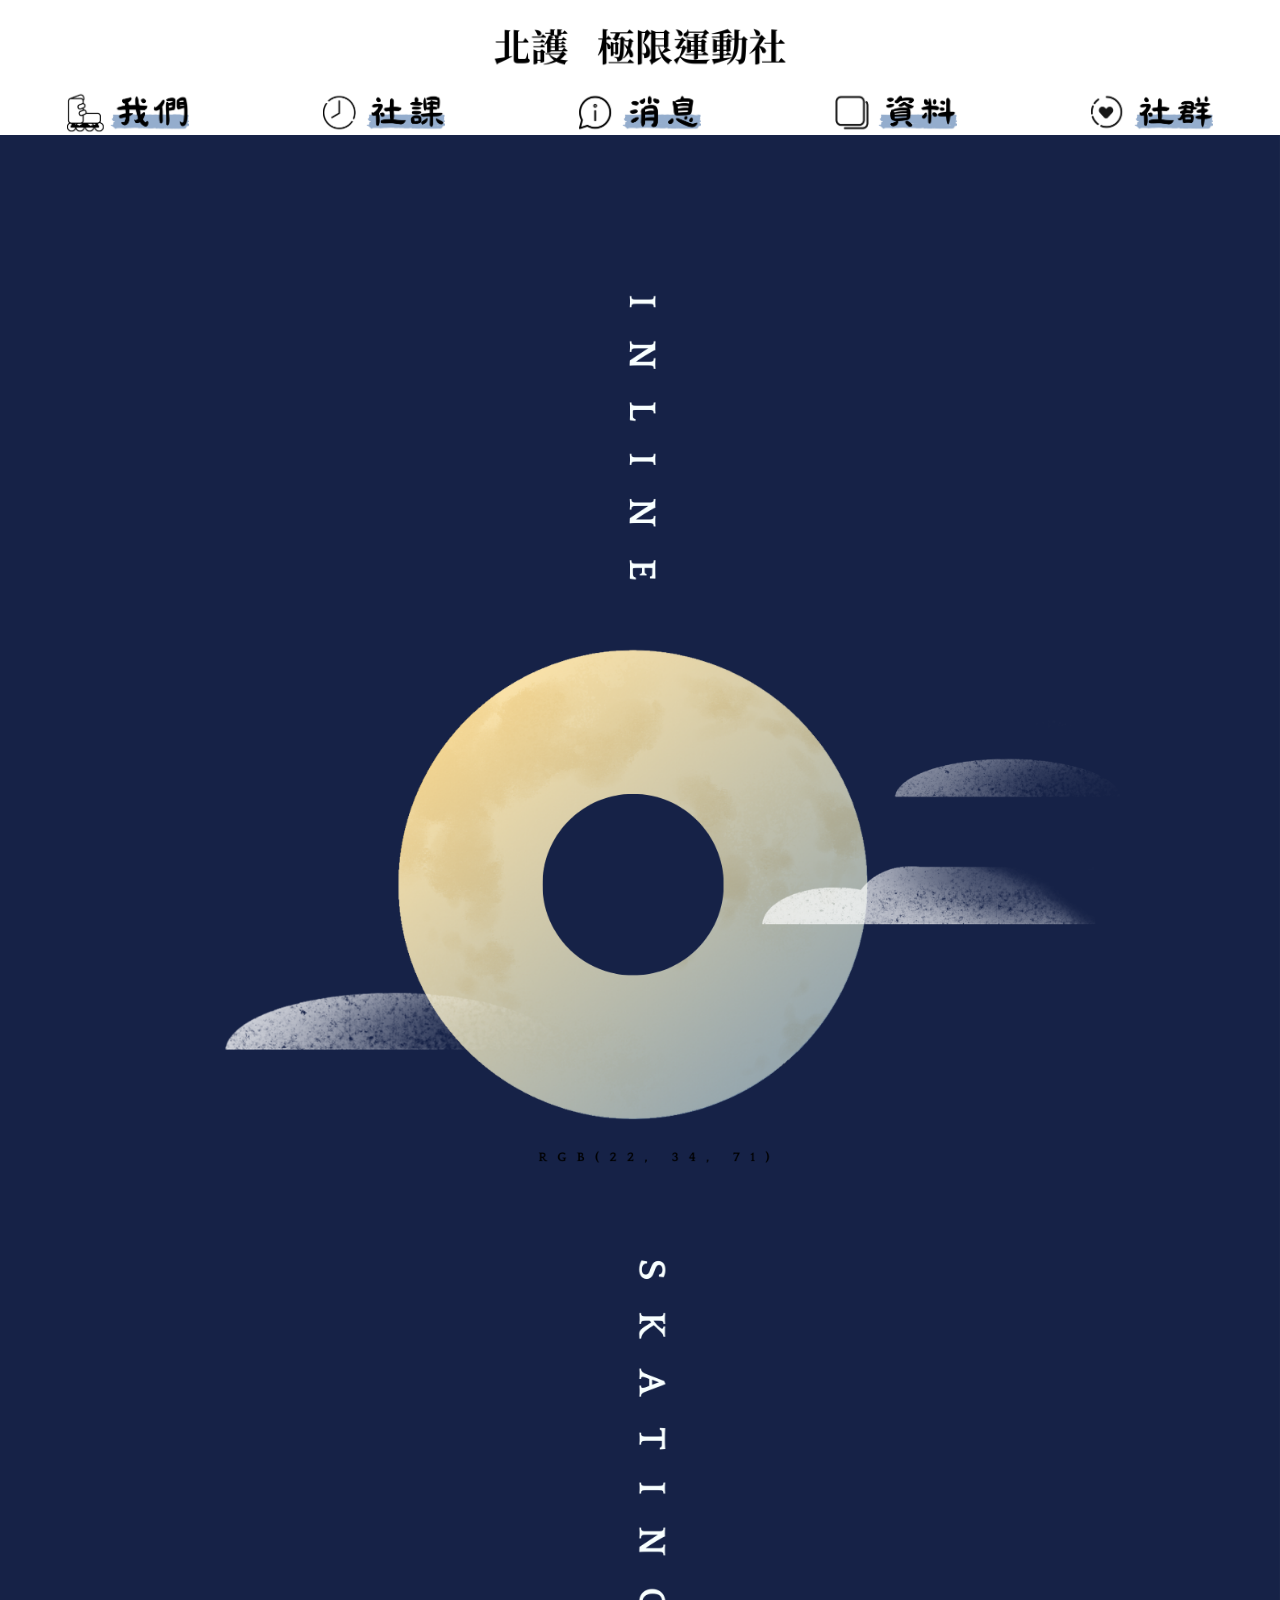
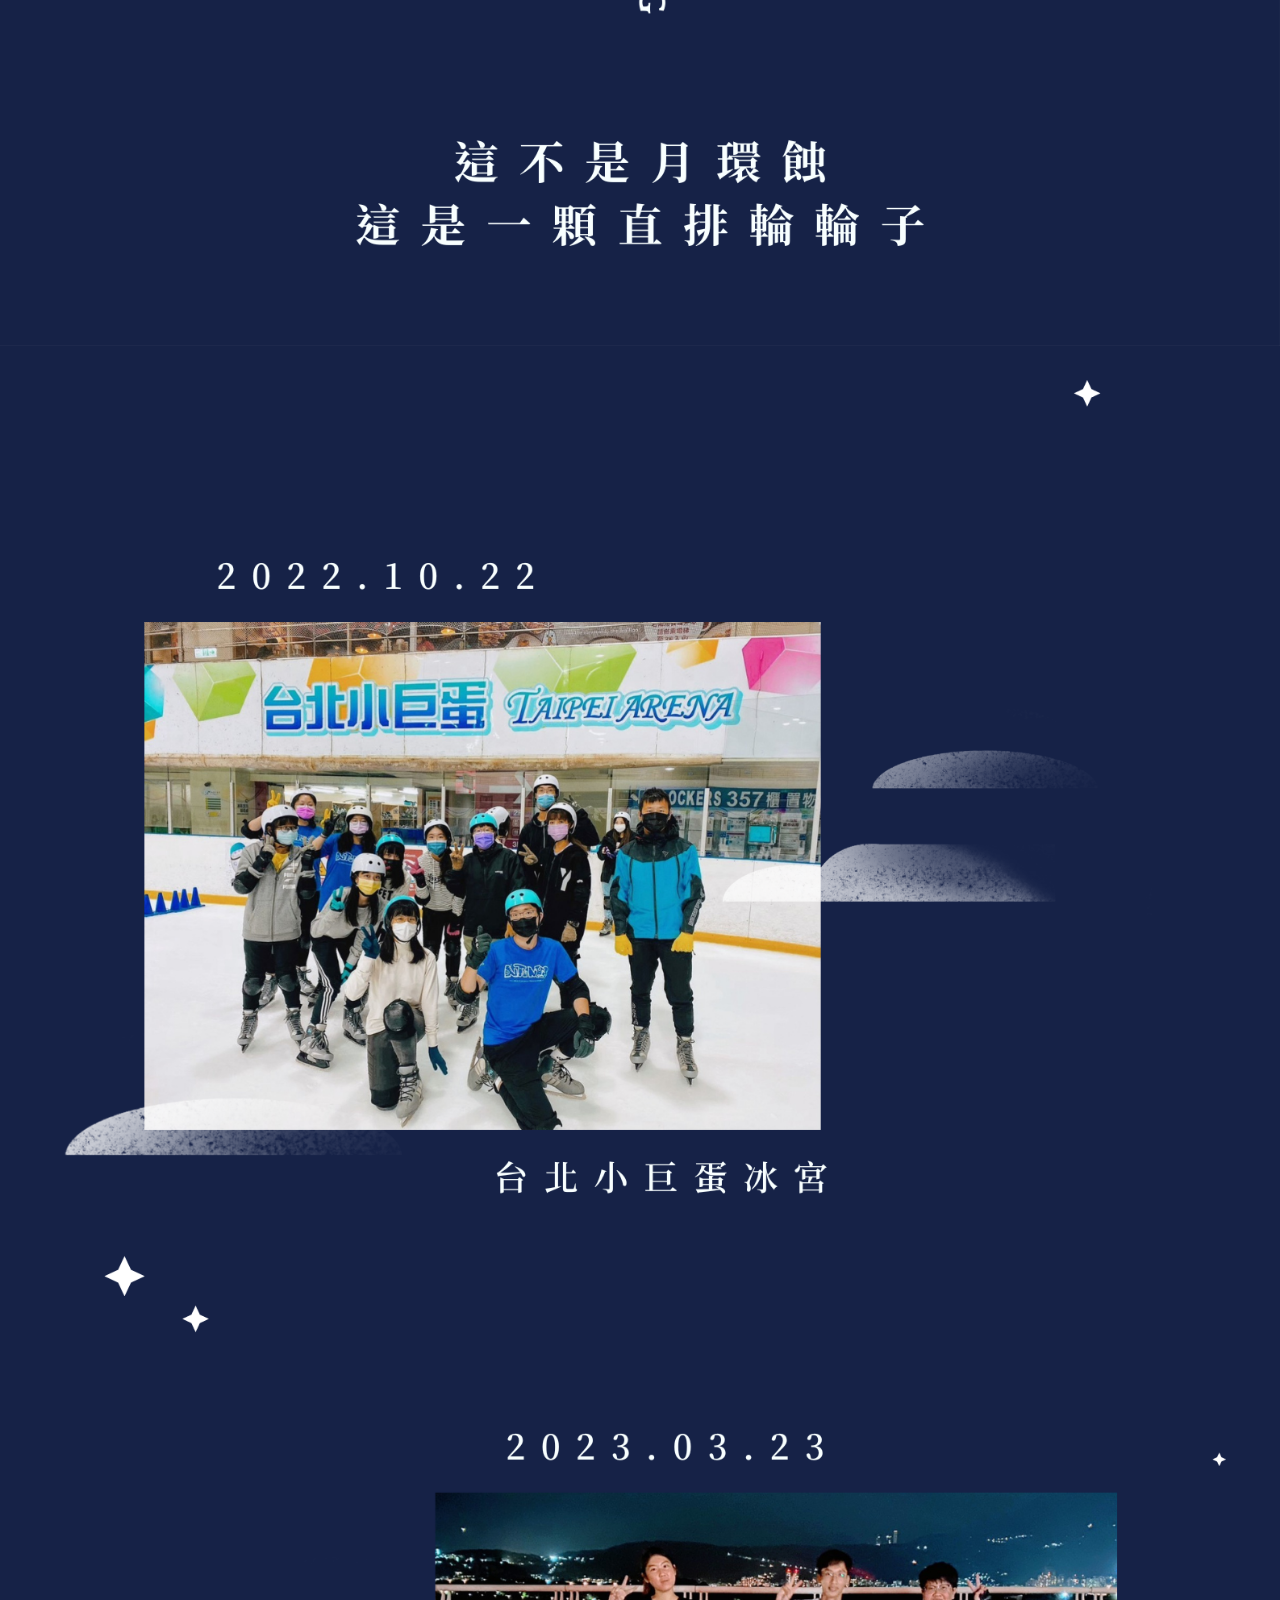
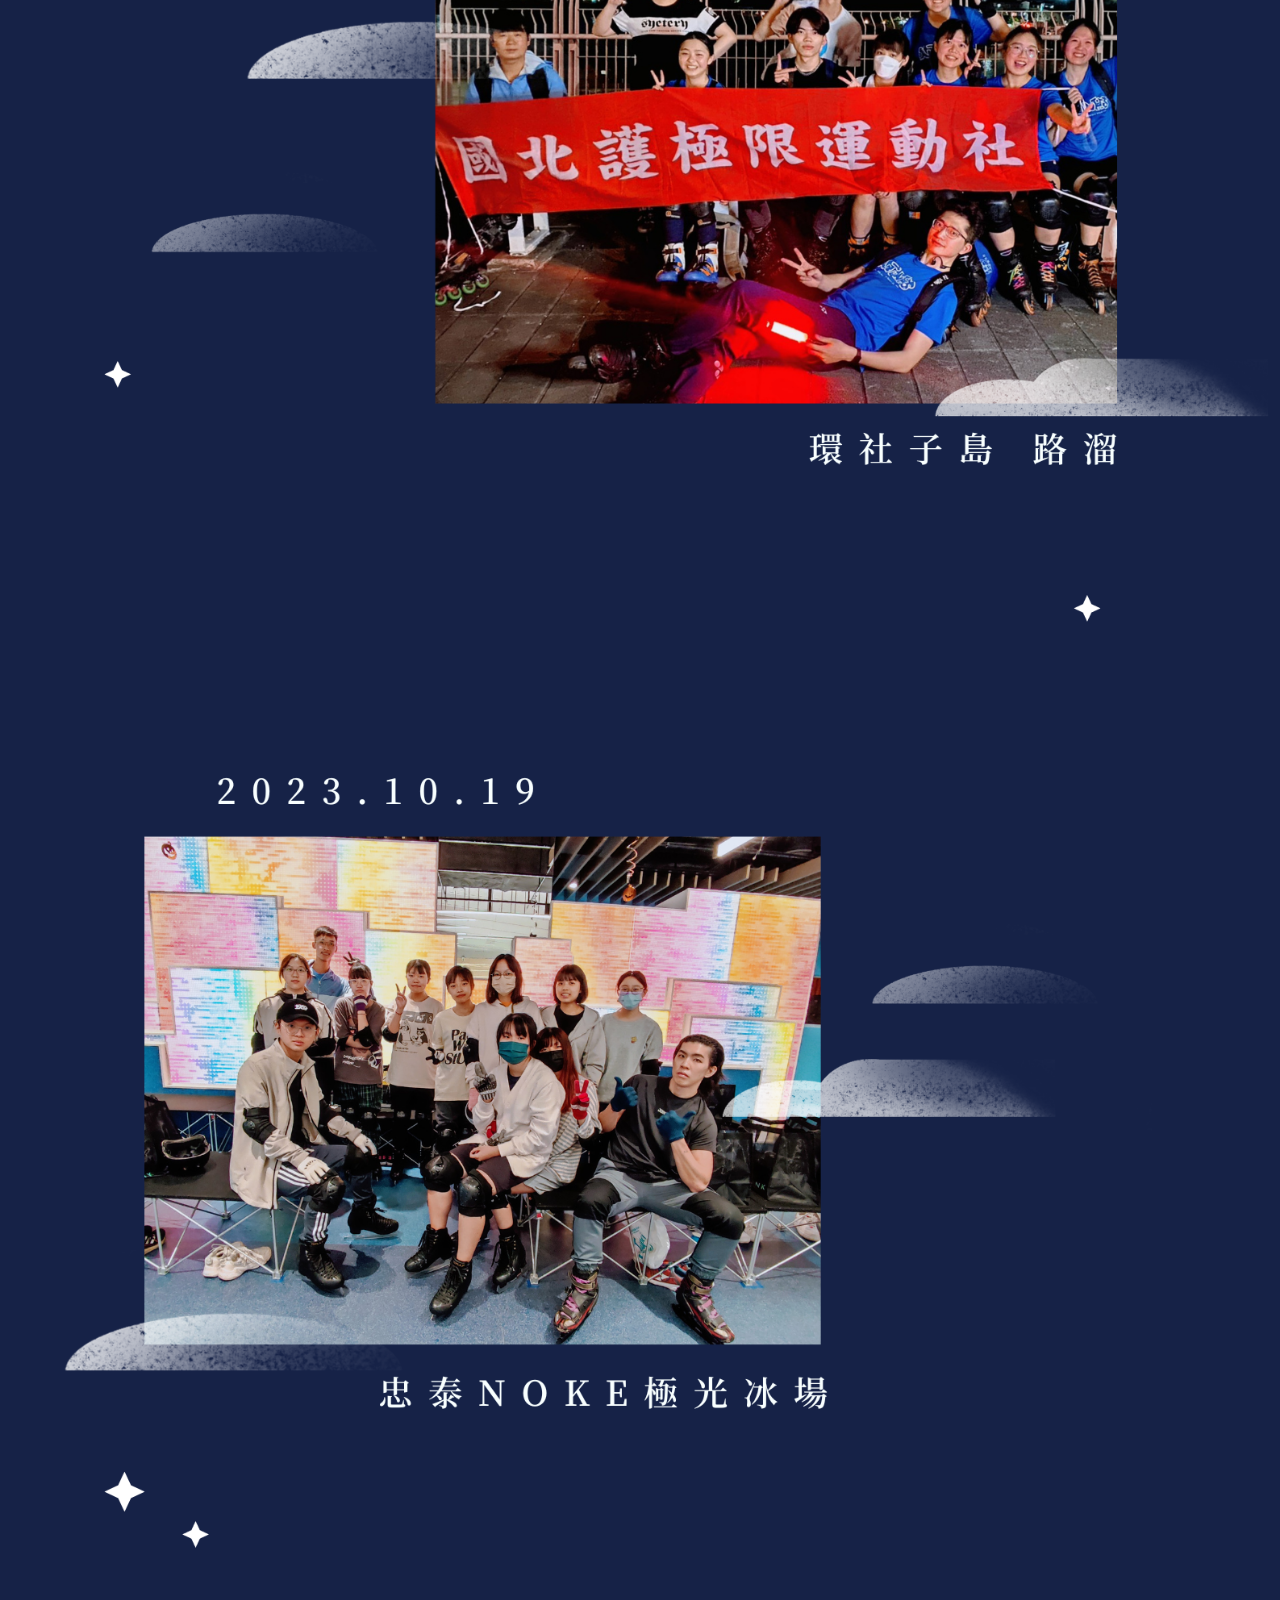
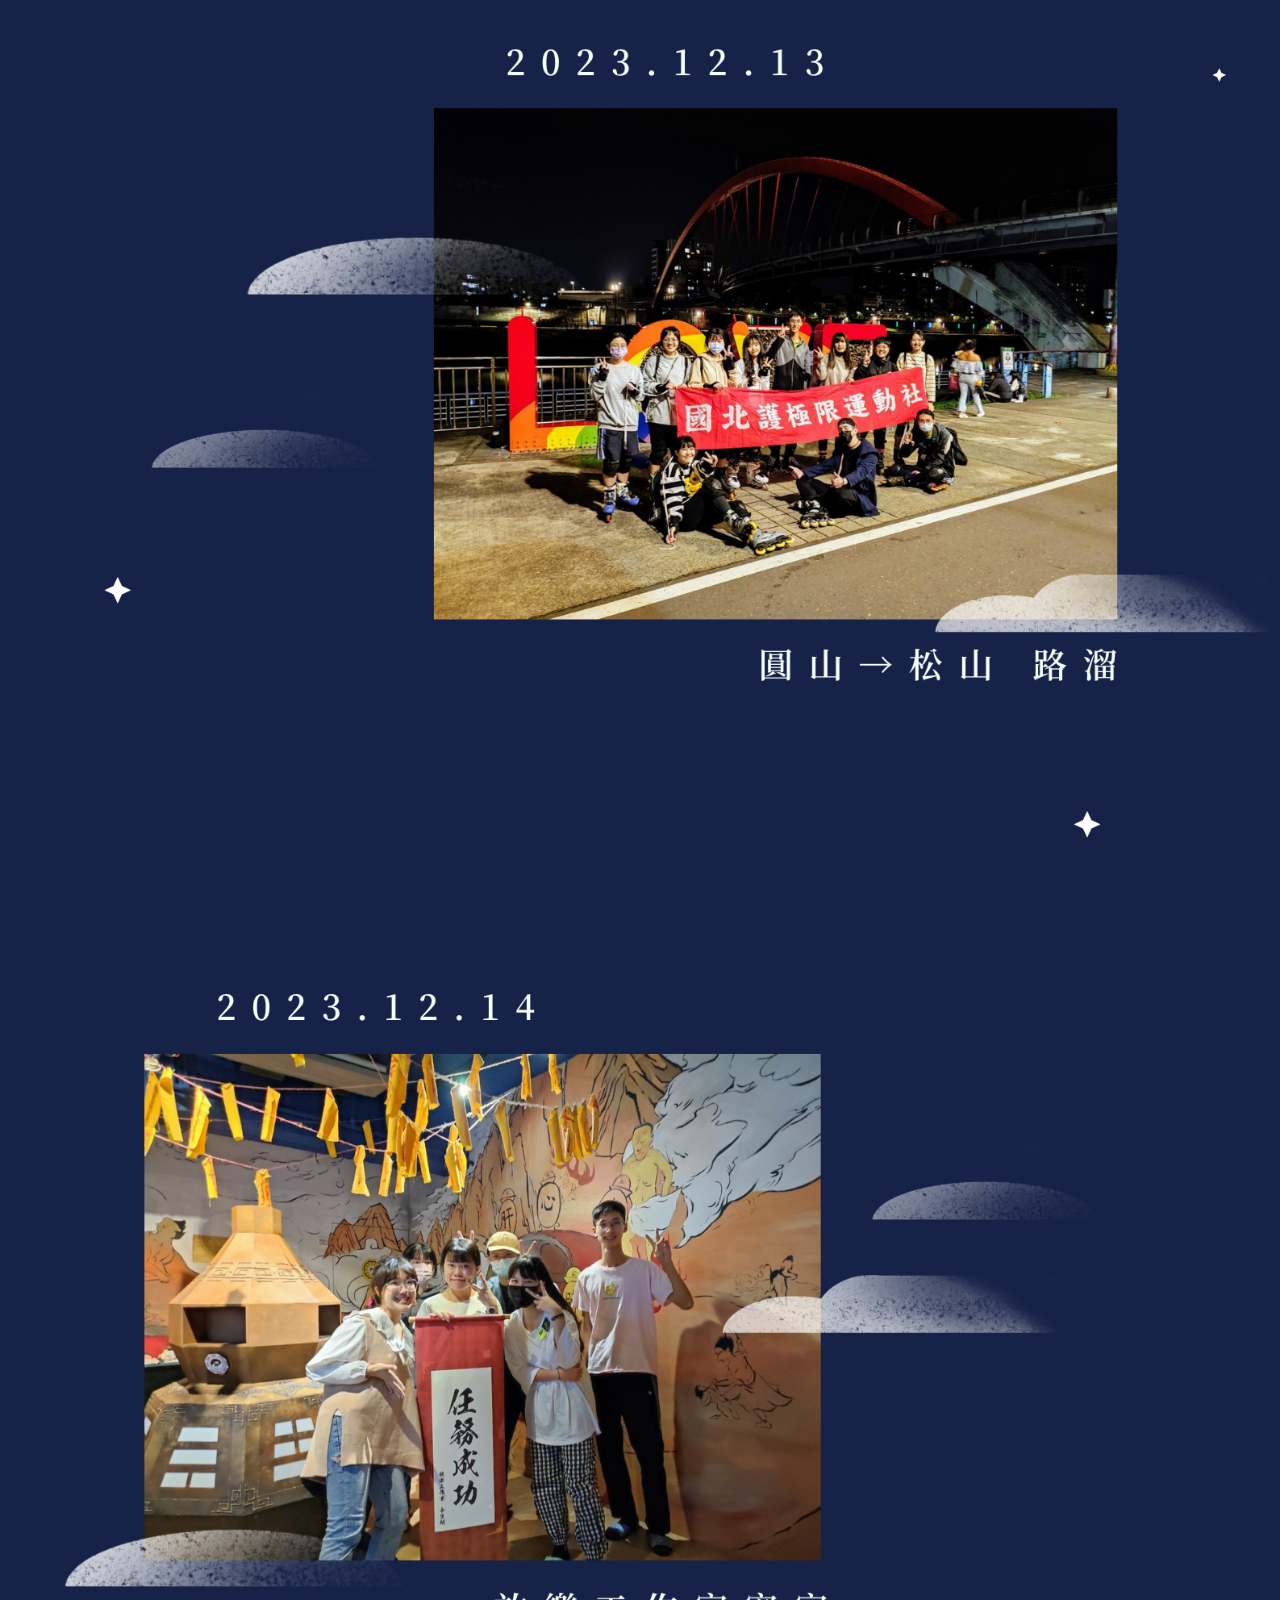
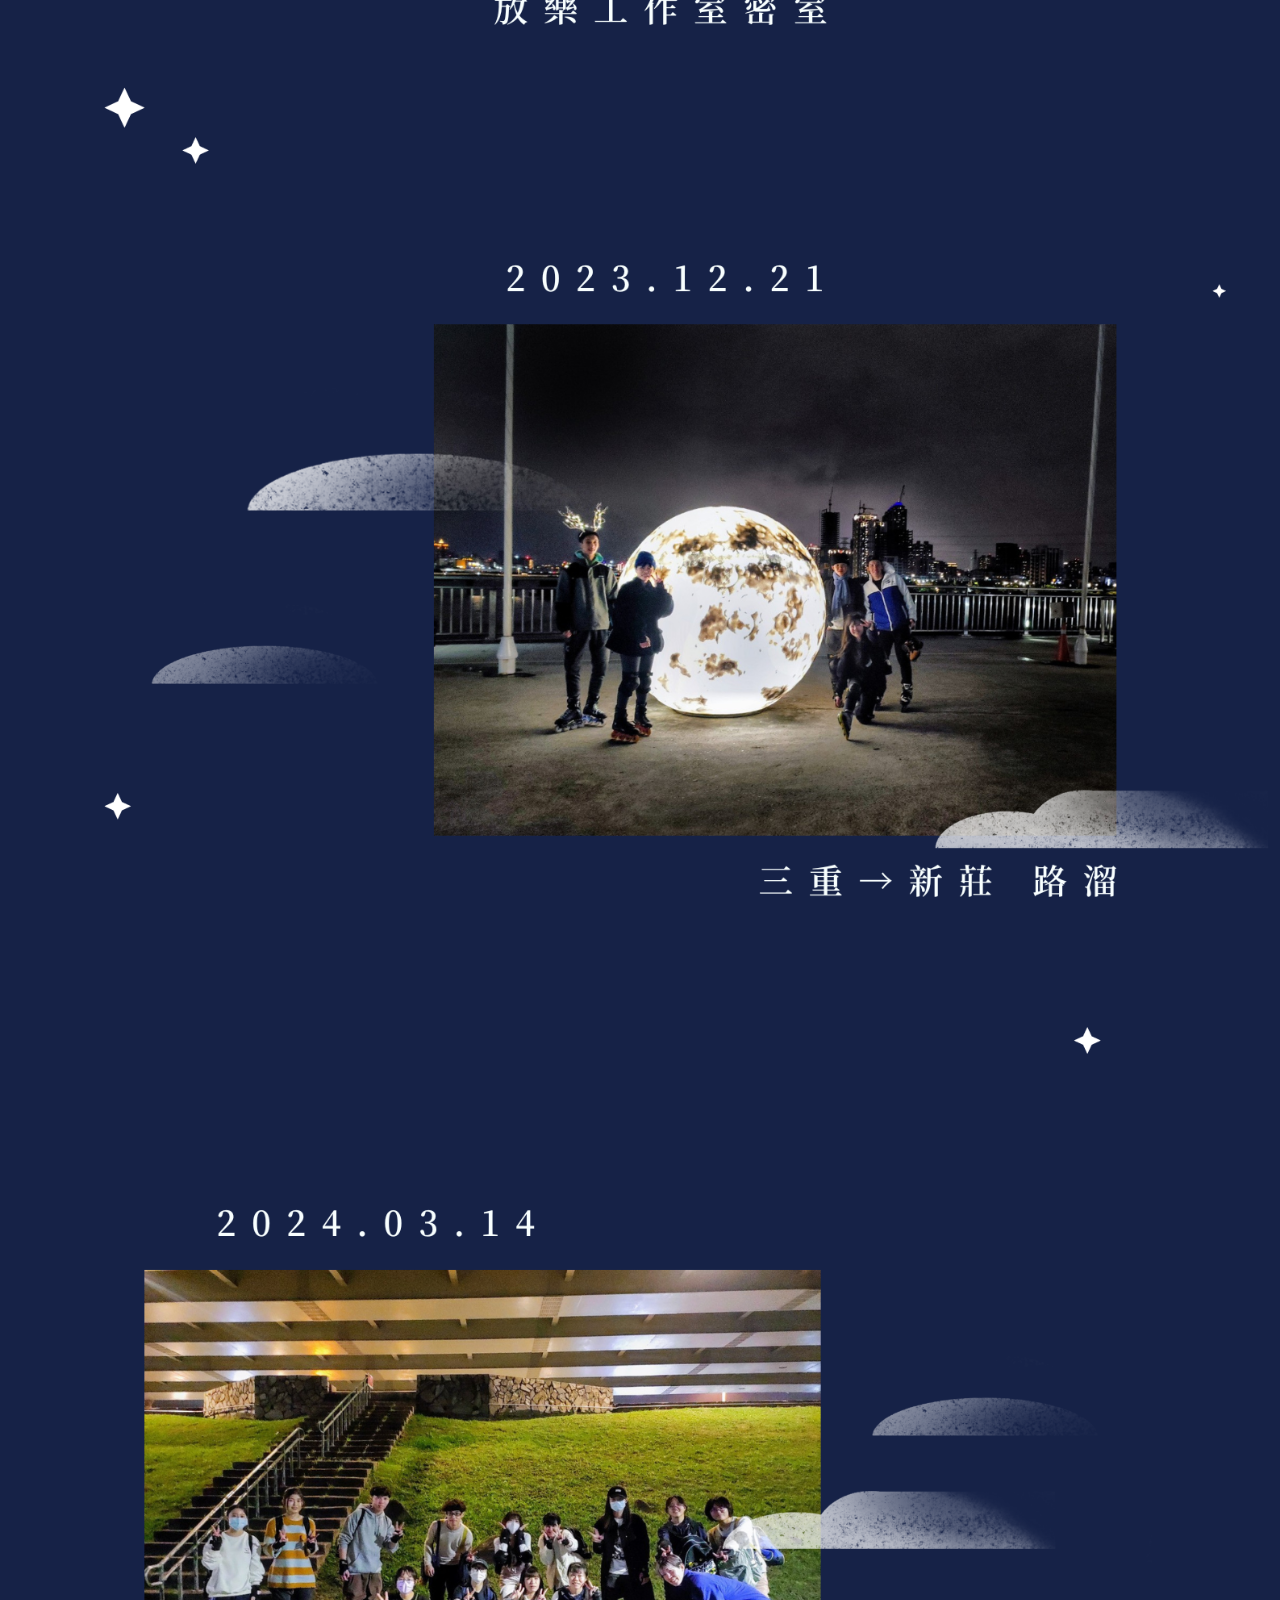
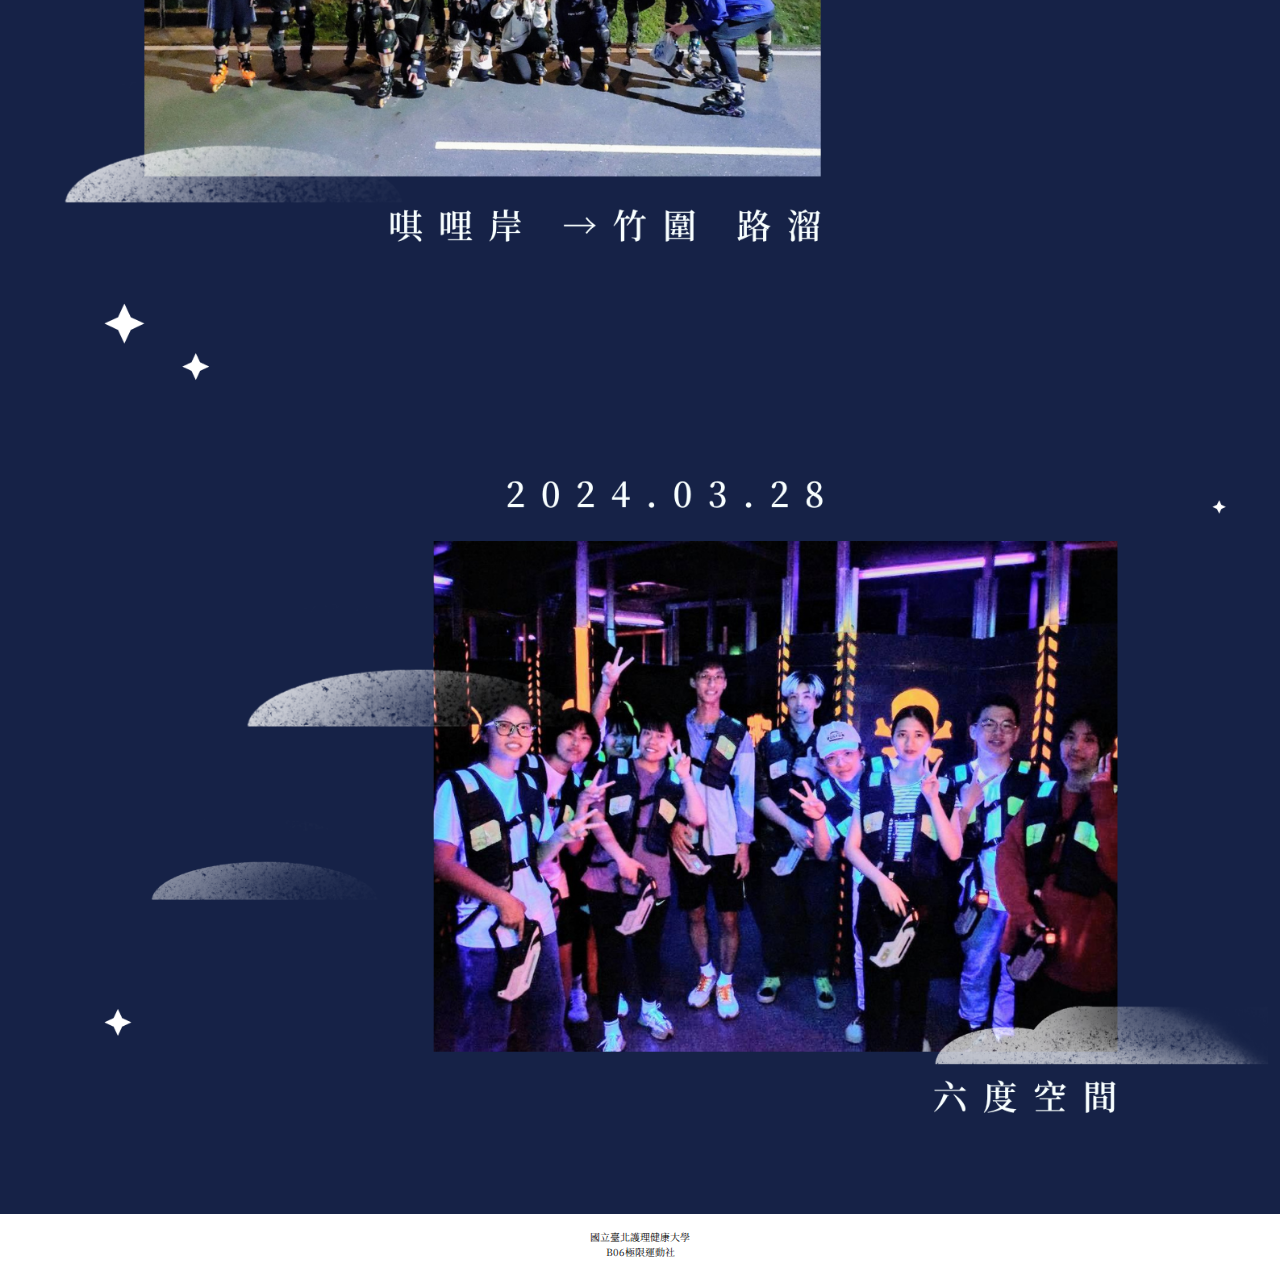
<file: vision1/index.html>
<!DOCTYPE html>
<html>
    <head>
        <meta charset="utf-8"/>
        <title>極限運動社</title>
        <link rel="icon" href="pageIcon.png">
        <link rel="stylesheet" href="style.css"> <!--鑲嵌CSS-->
        <meta property="og:title" content="極限運動社">
        <meta property="og:description" content="一起成為逐風尋星的北護人">
        <meta property="og:image" content="face.png">
    </head>
    <body>
        <div id="enterScreen"></div>
        <div class="inline" id="line1"></div>
        <div class="inline" id="line2"></div>
        <img src="roller.png" class="roller" id="i1">
        <img src="roller.png" class="roller" id="i2">
        <img src="roller.png" class="roller" id="i3">
        <img src="roller.png" class="roller" id="i4">

        <header>
          <img src="title.png">
        </header>

        <div class="grid-container">
          <a href="index.html" class="grid-item"><img src="list1.png"></a>
          <a href="class.html" class="grid-item"><img src="list2.png"></a>
          <a href="notice.html" class="grid-item"><img src="list3.png"></a>
          <a href="info.html" class="grid-item"><img src="list4.png"></a>
          <a href="social.html" class="grid-item"><img src="list5.png"></a>
        </div>

        <div class="block" id="section1"><img src="page1.png"></div>
        <div class="block" id="section2"><img src="page2.png"></div>
        <div class="block" id="section3"><img src="page3.png"></div>
        <div class="block" id="section4"><img src="page4.png"></div>
        <div class="block" id="section5"><img src="page5.png"></div>
        <footer>
          <p class="footer-text">國立臺北護理健康大學<br>B06極限運動社</p>
        </footer>
    </body>
</html>
</file>
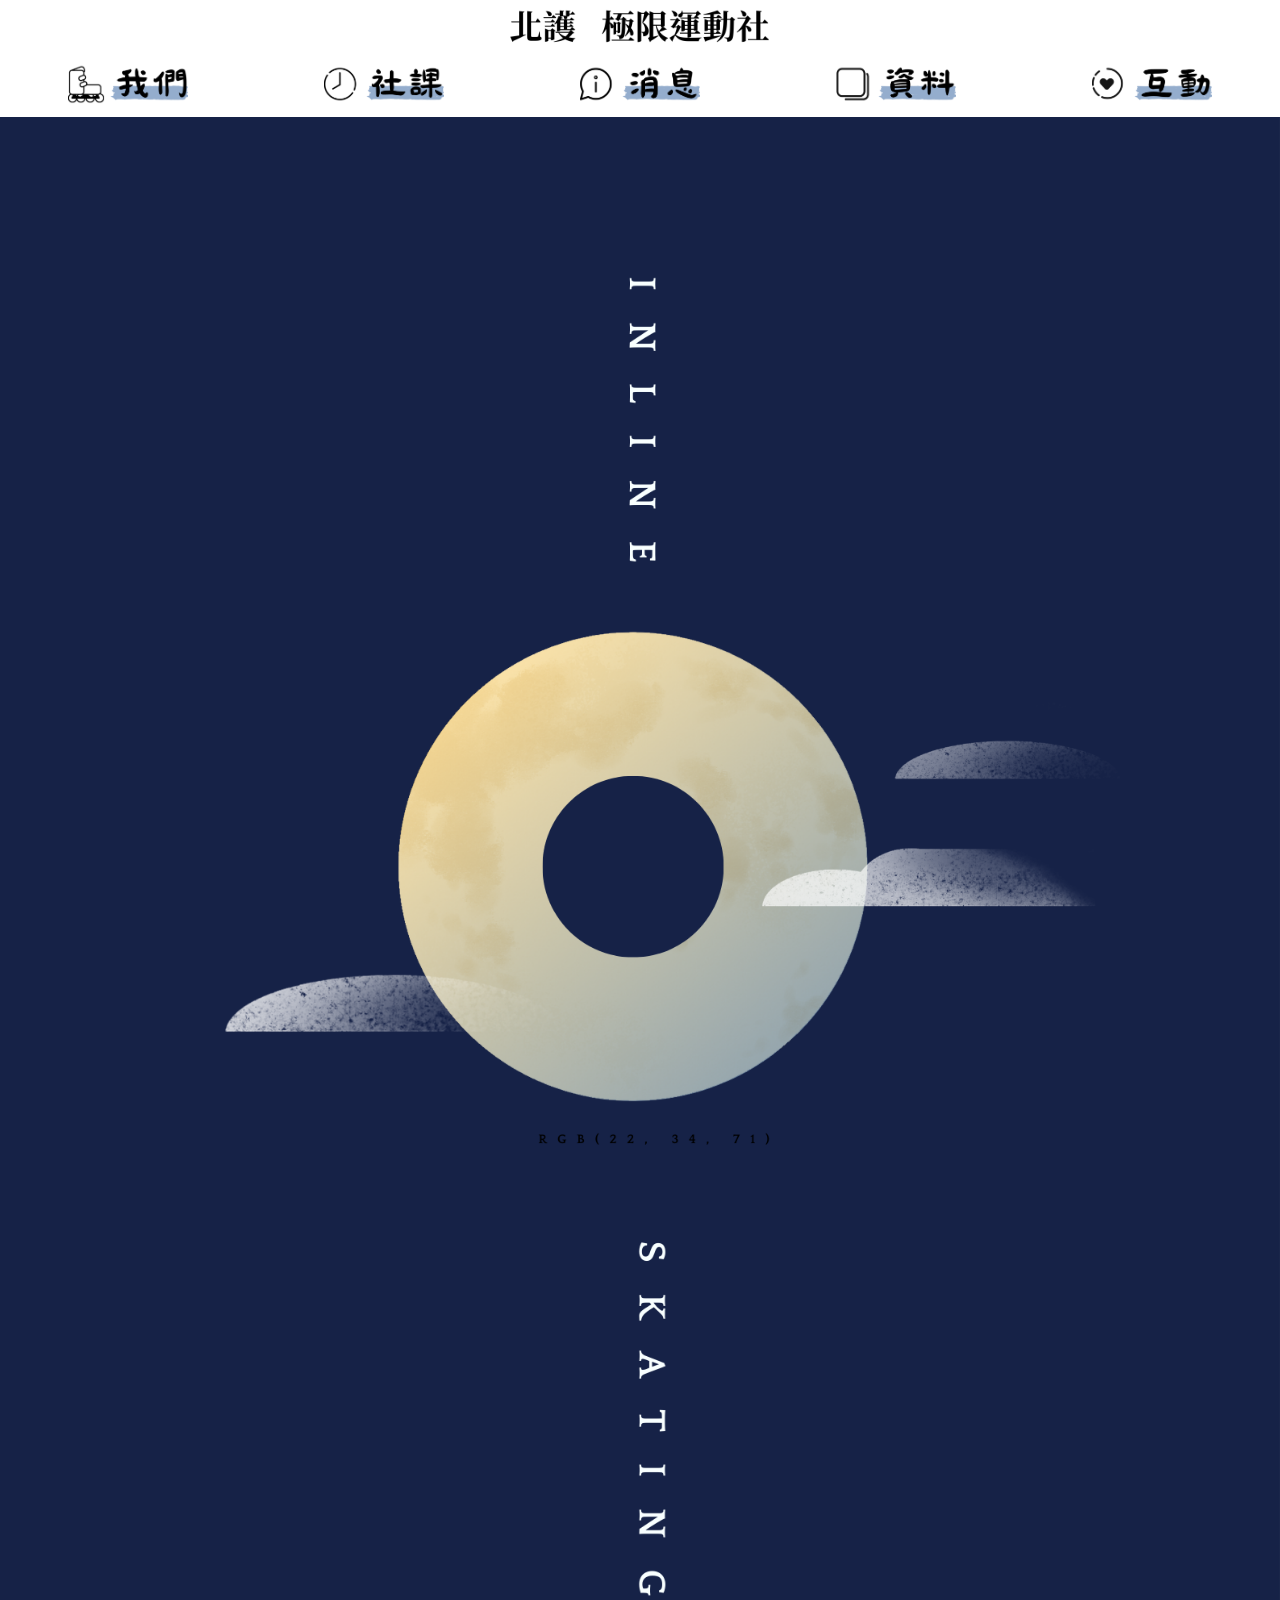
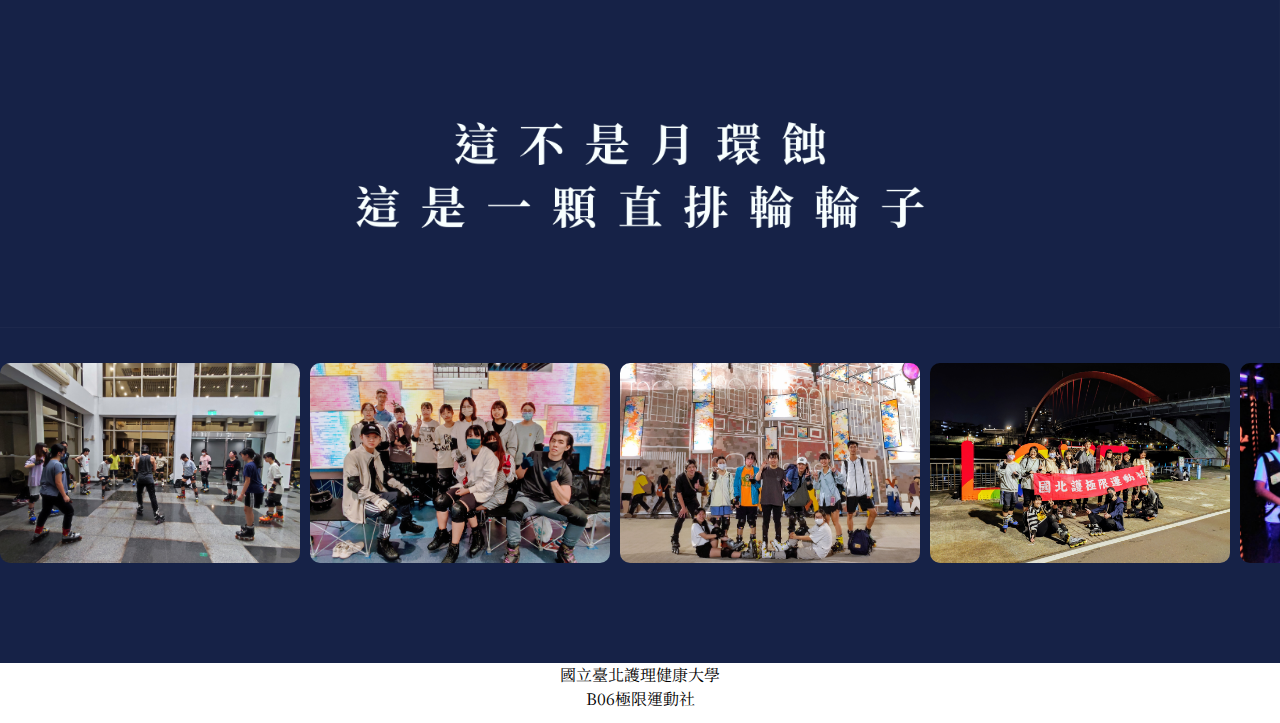
<file: vision2/index.html>
<!DOCTYPE html>
<html>
  <head>
    <meta charset="utf-8"/>
    <title>極限運動社</title>
    <link rel="icon" href="res/pageIcon.png">
    <link rel="stylesheet" href="style.css"> <!--套用CSS-->
    <meta property="og:title" content="極限運動社">
    <meta property="og:description" content="一起成為逐風尋星的北護人">
    <meta property="og:image" content="res/face.png">
  </head>
  <body>
    <!-- 載入動畫 -->
    <div id="animation-container"></div>

    <!-- Header -->
    <div id="header-container"></div>

    <!-- 內容區 -->
    <div id="page-place">

      <img src="res/home.png" style="width: 100%; height: auto;">
      
      <!-- 照片輪播 -->
      <div class="marquee-container">
        <div class="marquee-track">
          <img src="res/dp1.jpg">
          <img src="res/dp2.jpg">
          <img src="res/dp3.jpg">
          <img src="res/dp4.jpg">
          <img src="res/dp5.jpg">
          <img src="res/dp1.jpg">
          <img src="res/dp2.jpg">
          <img src="res/dp3.jpg">
          <img src="res/dp4.jpg">
          <img src="res/dp5.jpg">
        </div>
      </div>

    </div>

    <!-- Footer -->
    <div id="footer-container"></div>

    <script src="loadComponents.js"></script>
  </body>
</html>
<script>
  const marquee = document.querySelector(".marquee-track");
  const container = document.querySelector(".marquee-container");

  // 手指觸碰 → 暫停
  container.addEventListener("touchstart", () => {
    marquee.style.animationPlayState = "paused";
  });

  // 手指離開 → 恢復
  container.addEventListener("touchend", () => {
    marquee.style.animationPlayState = "running";
  });

</script>
</file>
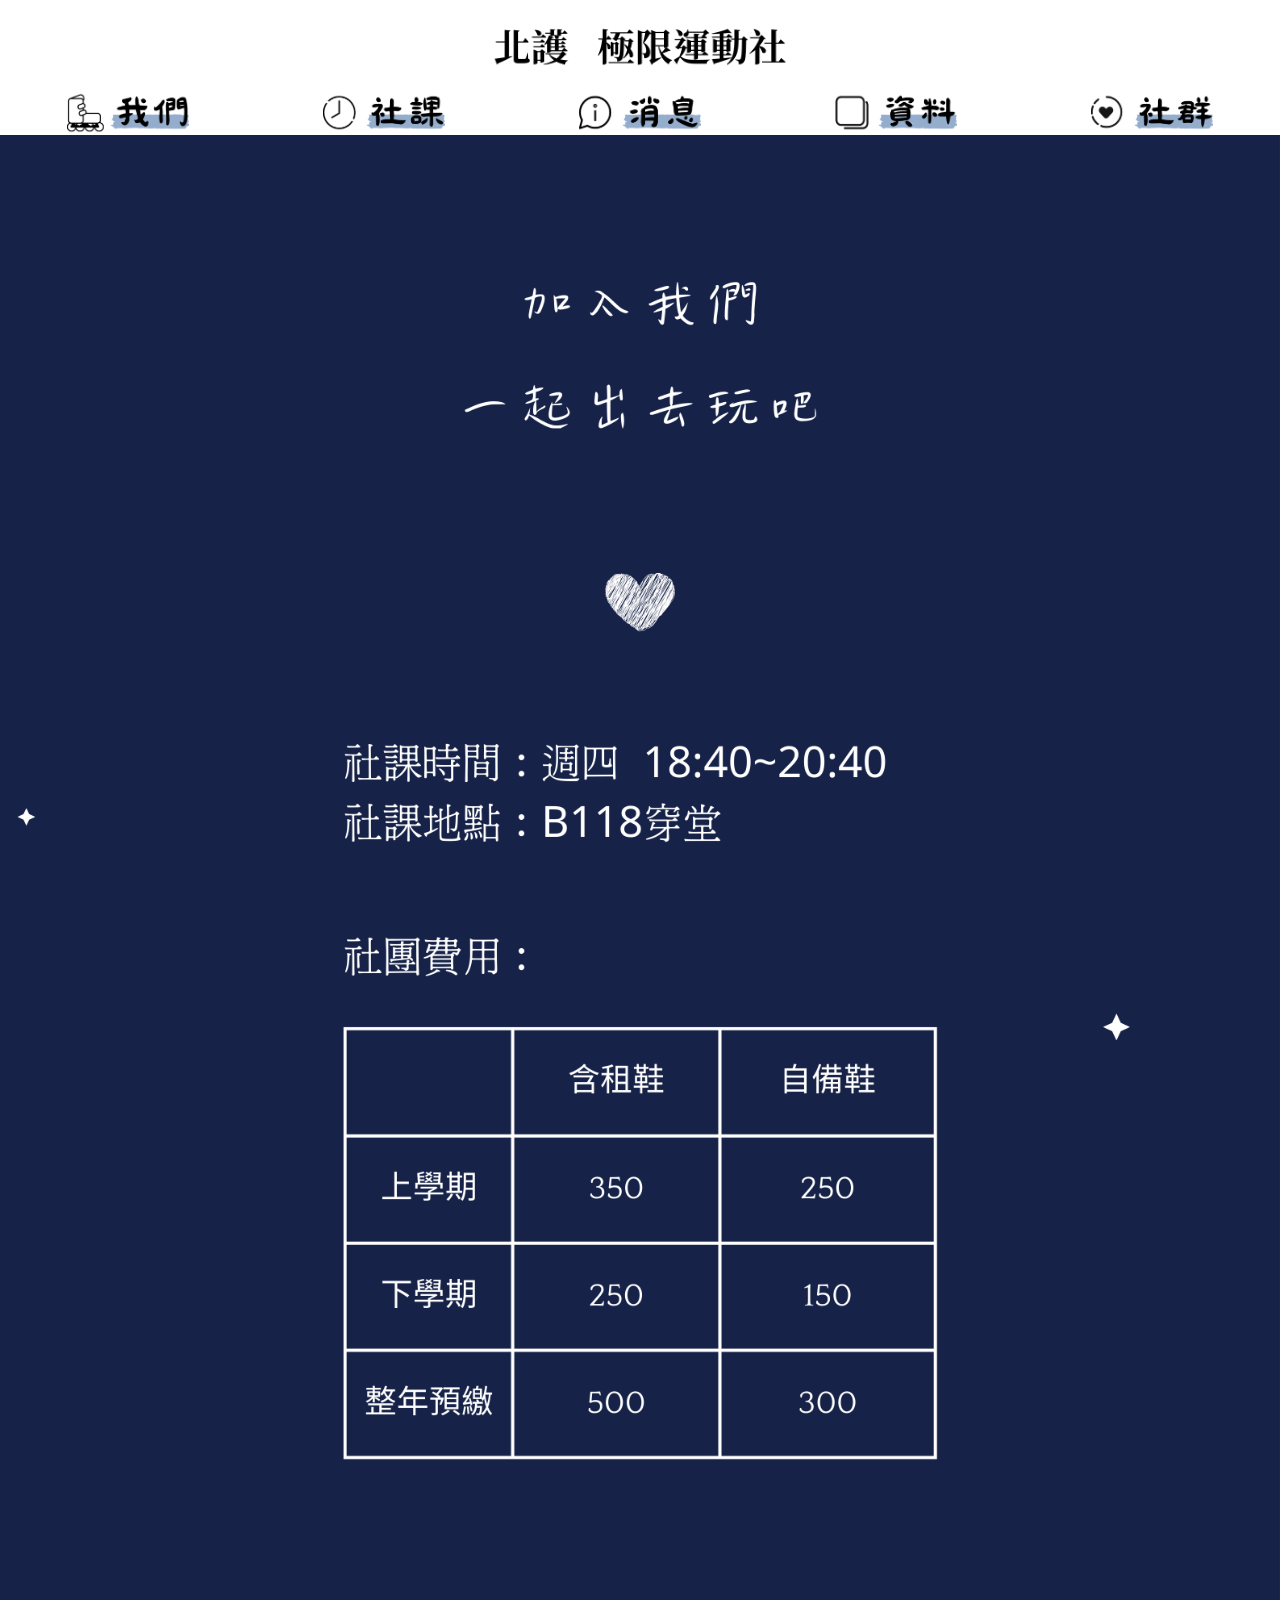
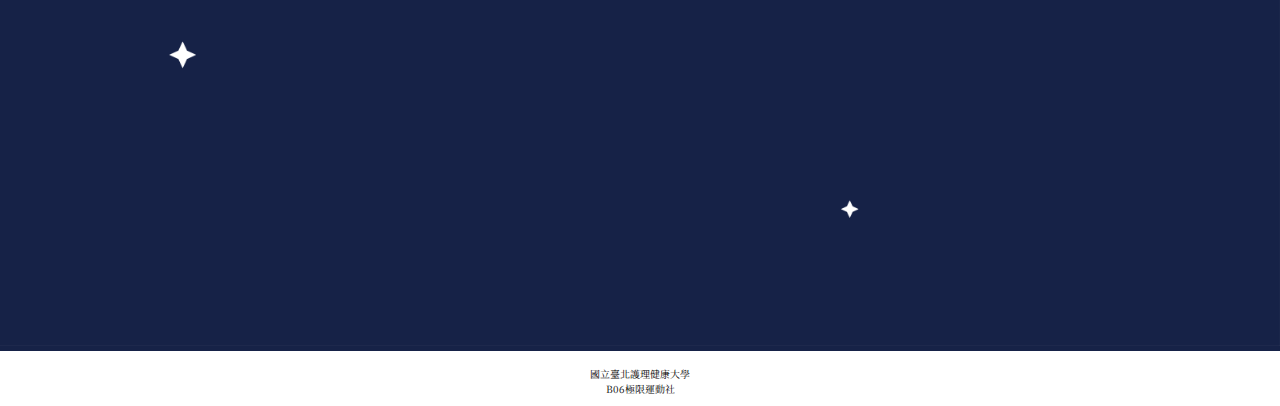
<file: vision1/class.html>
<!DOCTYPE html>
<html>
    <head>
        <meta charset="utf-8"/>
        <title>極限運動社</title>
        <link rel="icon" href="pageIcon.png">
        <link rel="stylesheet" href="style.css"> <!--鑲嵌CSS-->
        <meta property="og:title" content="極限運動社">
        <meta property="og:description" content="一起成為逐風尋星的北護人">
        <meta property="og:image" content="face.png">
    </head>
    <body>
        <div id="enterScreen"></div>
        <div class="inline" id="line1"></div>
        <div class="inline" id="line2"></div>
        <img src="roller.png" class="roller" id="i1">
        <img src="roller.png" class="roller" id="i2">
        <img src="roller.png" class="roller" id="i3">
        <img src="roller.png" class="roller" id="i4">

        <header>
          <img src="title.png">
        </header>

        <div class="grid-container">
          <a href="index.html" class="grid-item"><img src="list1.png"></a>
          <a href="class.html" class="grid-item"><img src="list2.png"></a>
          <a href="notice.html" class="grid-item"><img src="list3.png"></a>
          <a href="info.html" class="grid-item"><img src="list4.png"></a>
          <a href="social.html" class="grid-item"><img src="list5.png"></a>
        </div>

        <div class="block" id="section1"><img src="class1.png"></div>

        <footer>
          <p class="footer-text">國立臺北護理健康大學<br>B06極限運動社</p>
        </footer>
    </body>
</html>
</file>
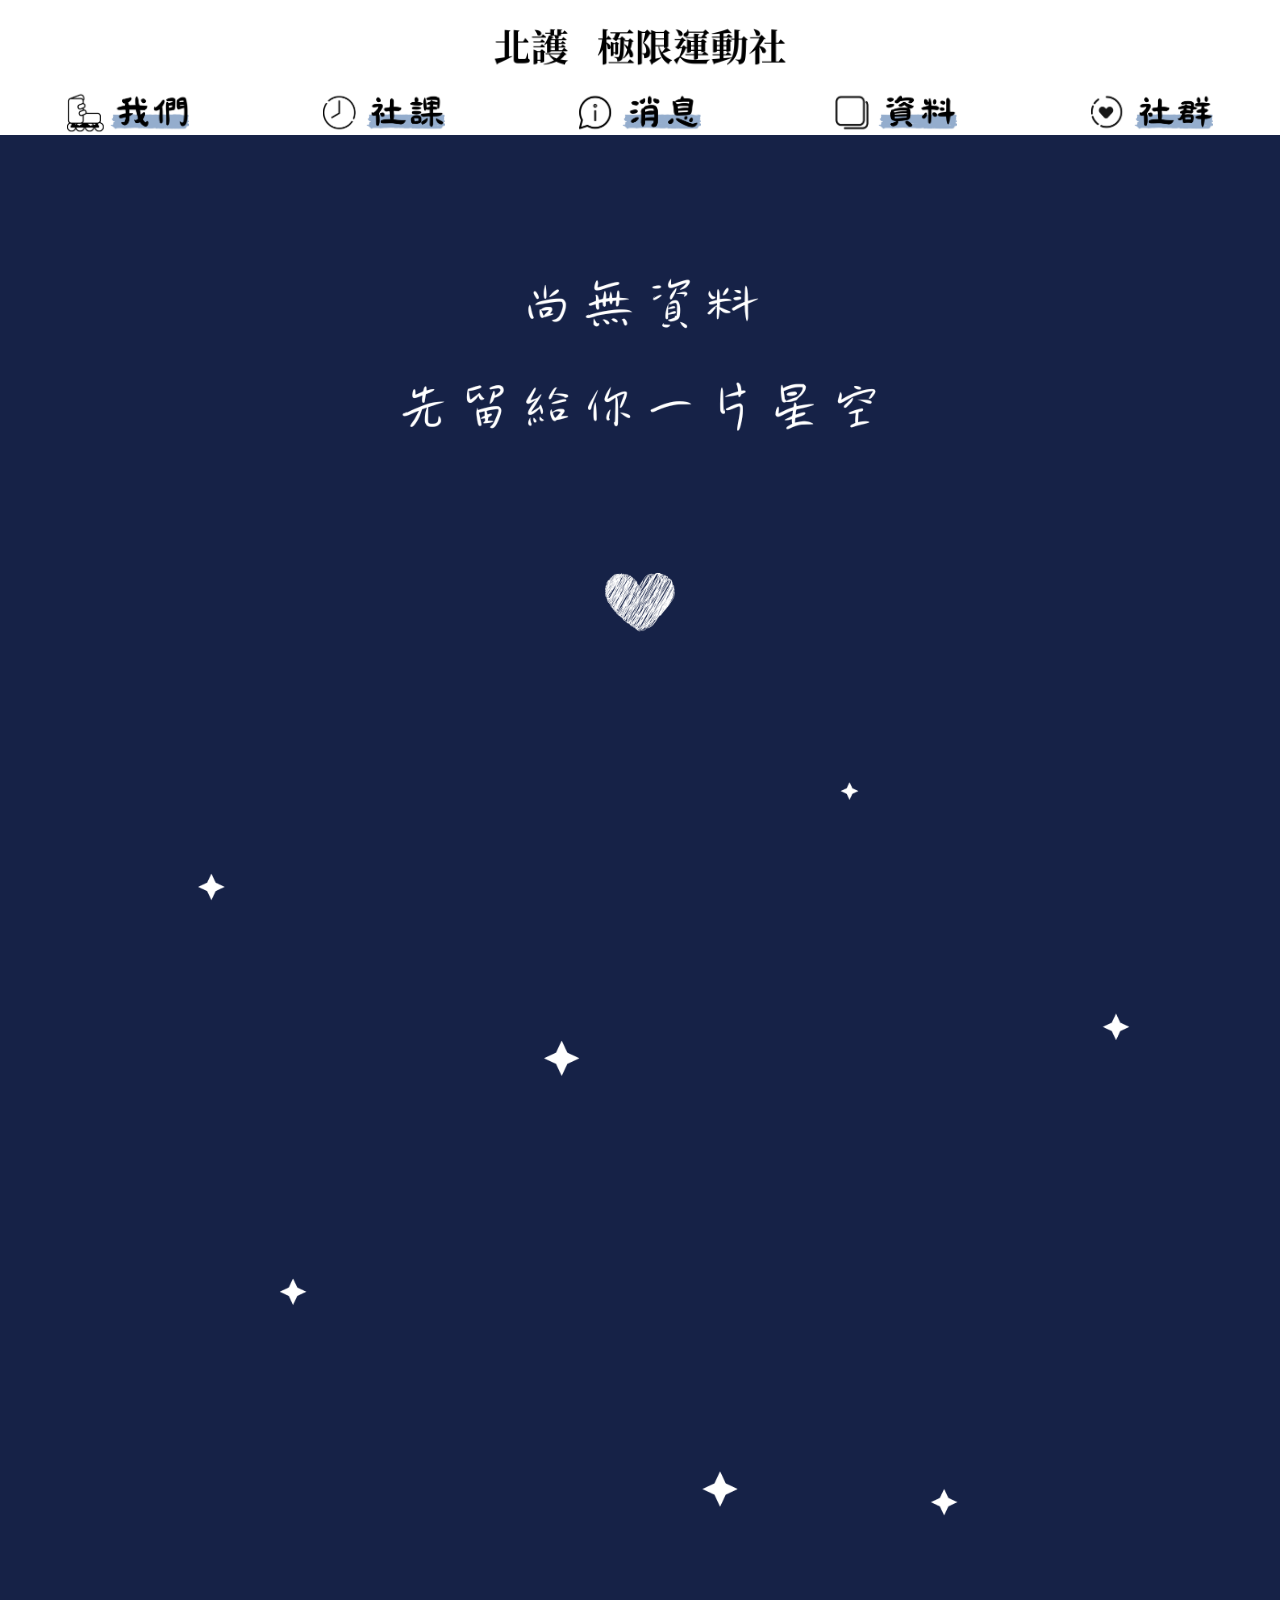
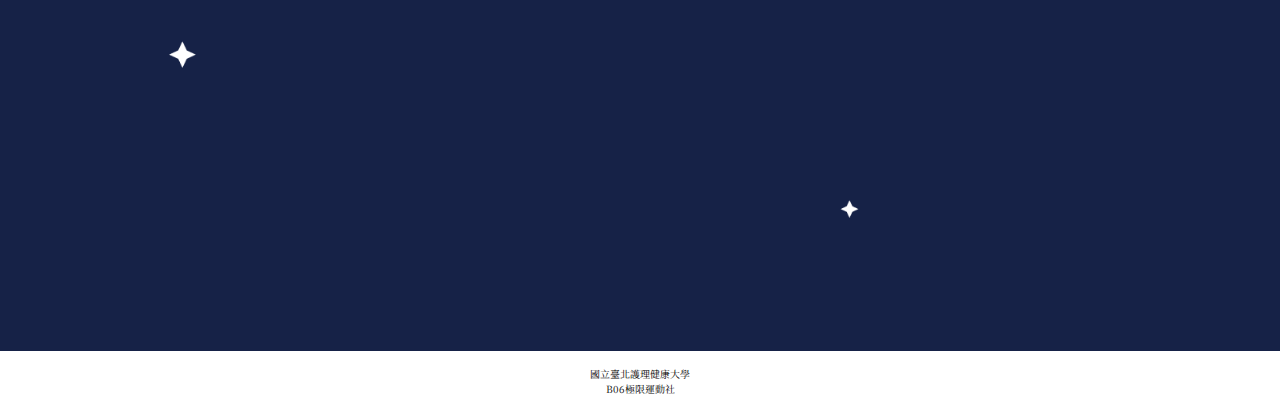
<file: vision1/info.html>
<!DOCTYPE html>
<html>
    <head>
        <meta charset="utf-8"/>
        <title>極限運動社</title>
        <link rel="icon" href="pageIcon.png">
        <link rel="stylesheet" href="style.css"> <!--鑲嵌CSS-->
        <meta property="og:title" content="極限運動社">
        <meta property="og:description" content="一起成為逐風尋星的北護人">
        <meta property="og:image" content="face.png">
    </head>
    <body>
        <div id="enterScreen"></div>
        <div class="inline" id="line1"></div>
        <div class="inline" id="line2"></div>
        <img src="roller.png" class="roller" id="i1">
        <img src="roller.png" class="roller" id="i2">
        <img src="roller.png" class="roller" id="i3">
        <img src="roller.png" class="roller" id="i4">

        <header>
          <img src="title.png">
        </header>

        <div class="grid-container">
          <a href="index.html" class="grid-item"><img src="list1.png"></a>
          <a href="class.html" class="grid-item"><img src="list2.png"></a>
          <a href="notice.html" class="grid-item"><img src="list3.png"></a>
          <a href="info.html" class="grid-item"><img src="list4.png"></a>
          <a href="social.html" class="grid-item"><img src="list5.png"></a>
        </div>

        <div class="block" id="section1"><img src="info1.png"></div>

        <footer>
          <p class="footer-text">國立臺北護理健康大學<br>B06極限運動社</p>
        </footer>
    </body>
</html>
</file>
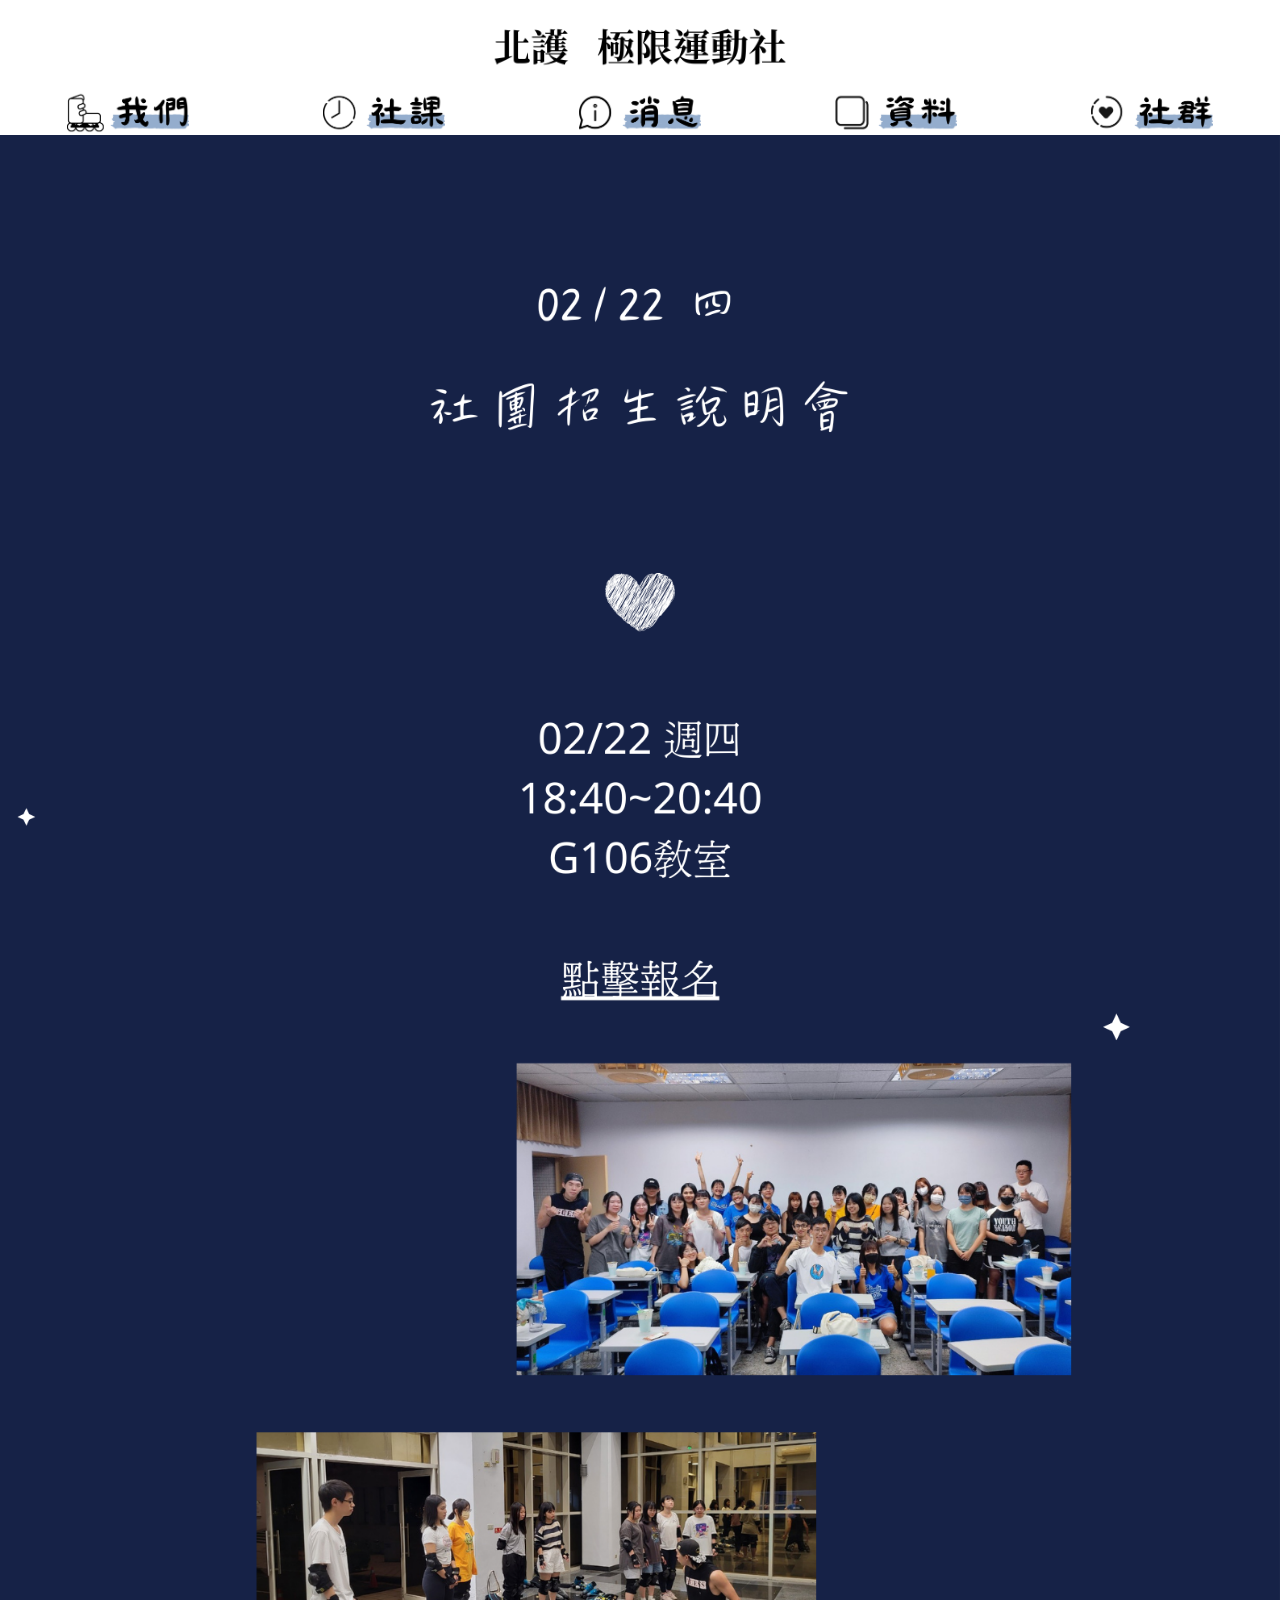
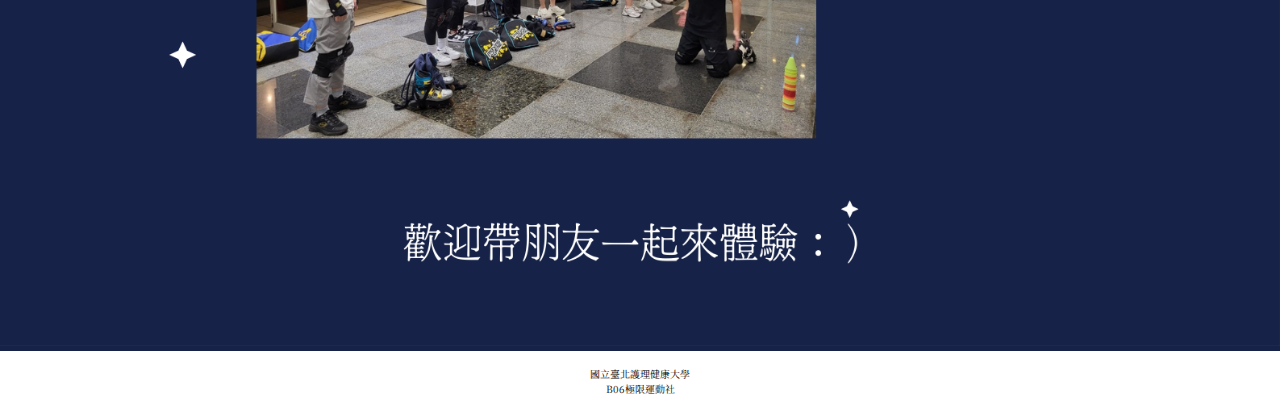
<file: vision1/notice.html>
<!DOCTYPE html>
<html>
    <head>
        <meta charset="utf-8"/>
        <title>極限運動社</title>
        <link rel="icon" href="pageIcon.png">
        <link rel="stylesheet" href="style.css"> <!--鑲嵌CSS-->
        <meta property="og:title" content="極限運動社">
        <meta property="og:description" content="一起成為逐風尋星的北護人">
        <meta property="og:image" content="face.png">
    </head>
    <body>
        <div id="enterScreen"></div>
        <div class="inline" id="line1"></div>
        <div class="inline" id="line2"></div>
        <img src="roller.png" class="roller" id="i1">
        <img src="roller.png" class="roller" id="i2">
        <img src="roller.png" class="roller" id="i3">
        <img src="roller.png" class="roller" id="i4">

        <header>
          <img src="title.png">
        </header>

        <div class="grid-container">
          <a href="index.html" class="grid-item"><img src="list1.png"></a>
          <a href="class.html" class="grid-item"><img src="list2.png"></a>
          <a href="notice.html" class="grid-item"><img src="list3.png"></a>
          <a href="info.html" class="grid-item"><img src="list4.png"></a>
          <a href="social.html" class="grid-item"><img src="list5.png"></a>
        </div>

        <div class="block" id="section1"><a href="https://forms.gle/PEoDHiYzjLGkkrXYA"><img src="notice1.png"></a></div>

        <footer>
          <p class="footer-text">國立臺北護理健康大學<br>B06極限運動社</p>
        </footer>
    </body>
</html>
</file>
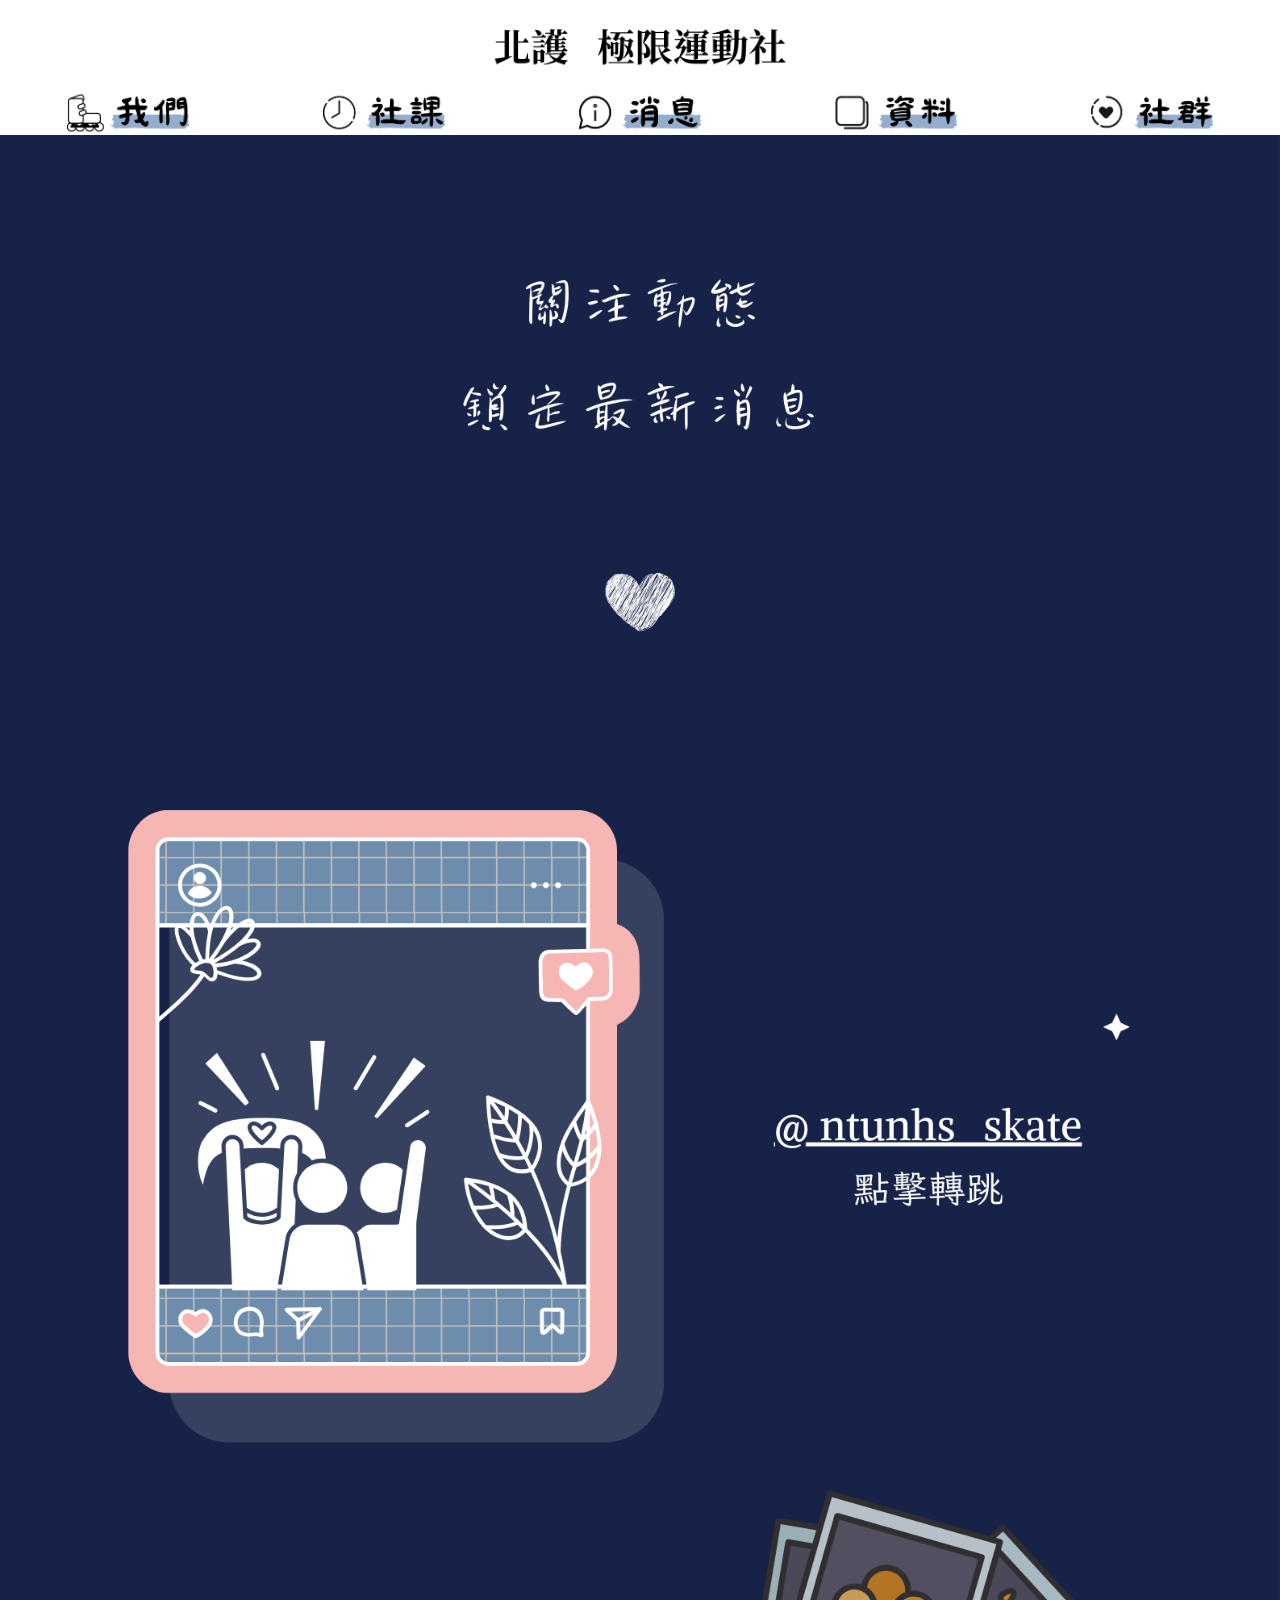
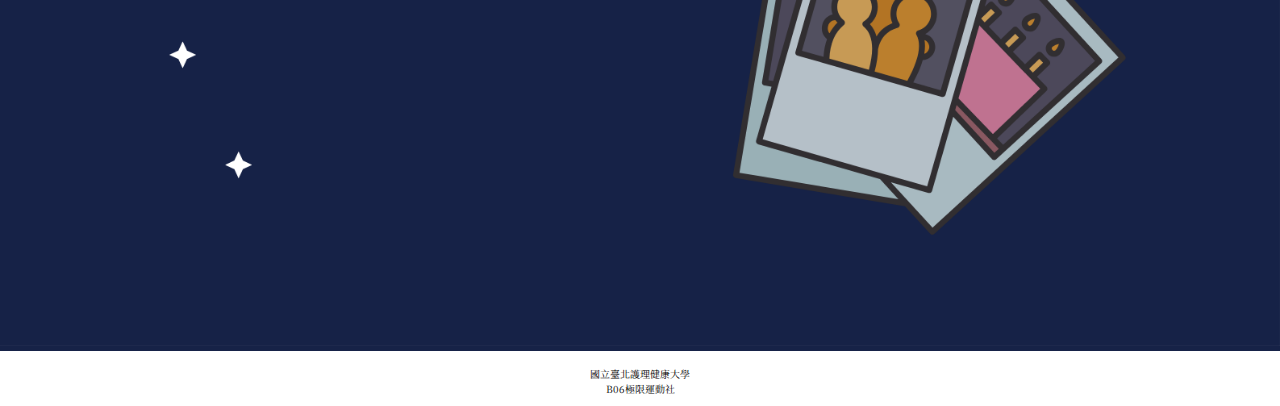
<file: vision1/social.html>
<!DOCTYPE html>
<html>
    <head>
        <meta charset="utf-8"/>
        <title>極限運動社</title>
        <link rel="icon" href="pageIcon.png">
        <link rel="stylesheet" href="style.css"> <!--鑲嵌CSS-->
        <meta property="og:title" content="極限運動社">
        <meta property="og:description" content="一起成為逐風尋星的北護人">
        <meta property="og:image" content="face.png">
    </head>
    <body>
        <div id="enterScreen"></div>
        <div class="inline" id="line1"></div>
        <div class="inline" id="line2"></div>
        <img src="roller.png" class="roller" id="i1">
        <img src="roller.png" class="roller" id="i2">
        <img src="roller.png" class="roller" id="i3">
        <img src="roller.png" class="roller" id="i4">

        <header>
          <img src="title.png">
        </header>

        <div class="grid-container">
          <a href="index.html" class="grid-item"><img src="list1.png"></a>
          <a href="class.html" class="grid-item"><img src="list2.png"></a>
          <a href="notice.html" class="grid-item"><img src="list3.png"></a>
          <a href="info.html" class="grid-item"><img src="list4.png"></a>
          <a href="social.html" class="grid-item"><img src="list5.png"></a>
        </div>

        <div class="block" id="section1"><a href="https://www.instagram.com/ntunhs_skate/?hl=zh-tw"><img src="social1.png"></a></div>

        <footer>
          <p class="footer-text">國立臺北護理健康大學<br>B06極限運動社</p>
        </footer>
    </body>
</html>
</file>
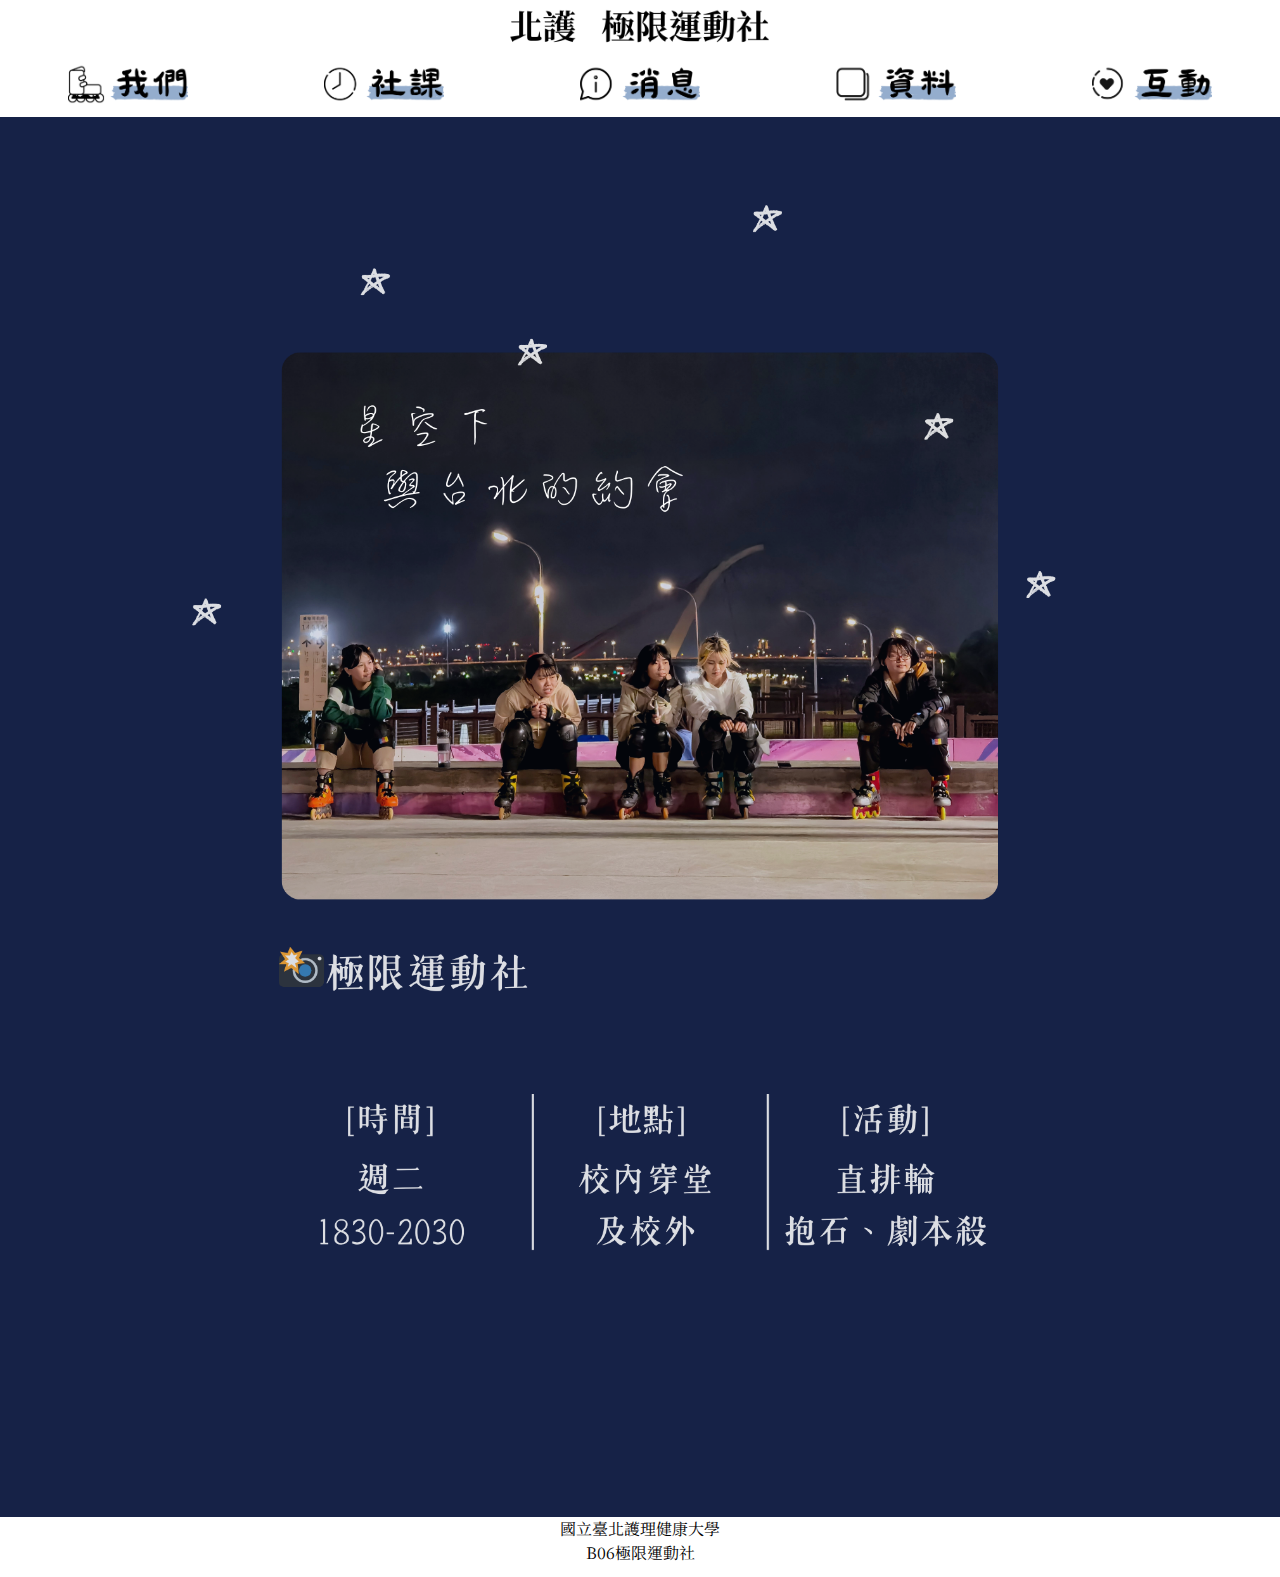
<file: vision2/class.html>
<!DOCTYPE html>
<html>
  <head>
      <meta charset="utf-8"/>
      <title>極限運動社</title>
      <link rel="icon" href="res/pageIcon.png">
      <link rel="stylesheet" href="style.css"> <!--鑲嵌CSS-->
      <meta property="og:title" content="極限運動社">
      <meta property="og:description" content="一起成為逐風尋星的北護人">
      <meta property="og:image" content="face.png">
  </head>
  <body>
    <!-- Header -->
    <div id="header-container"></div>

    <!-- 內容區 -->
    <div id="page-place">
      <img src="res/class.png" style="width: 70%; height: auto; padding: 5% 15%;">
    </div>

    <!-- Footer -->
    <div id="footer-container"></div>
    
    <script src="loadComponents.js"></script>
  </body>
</html>
</file>
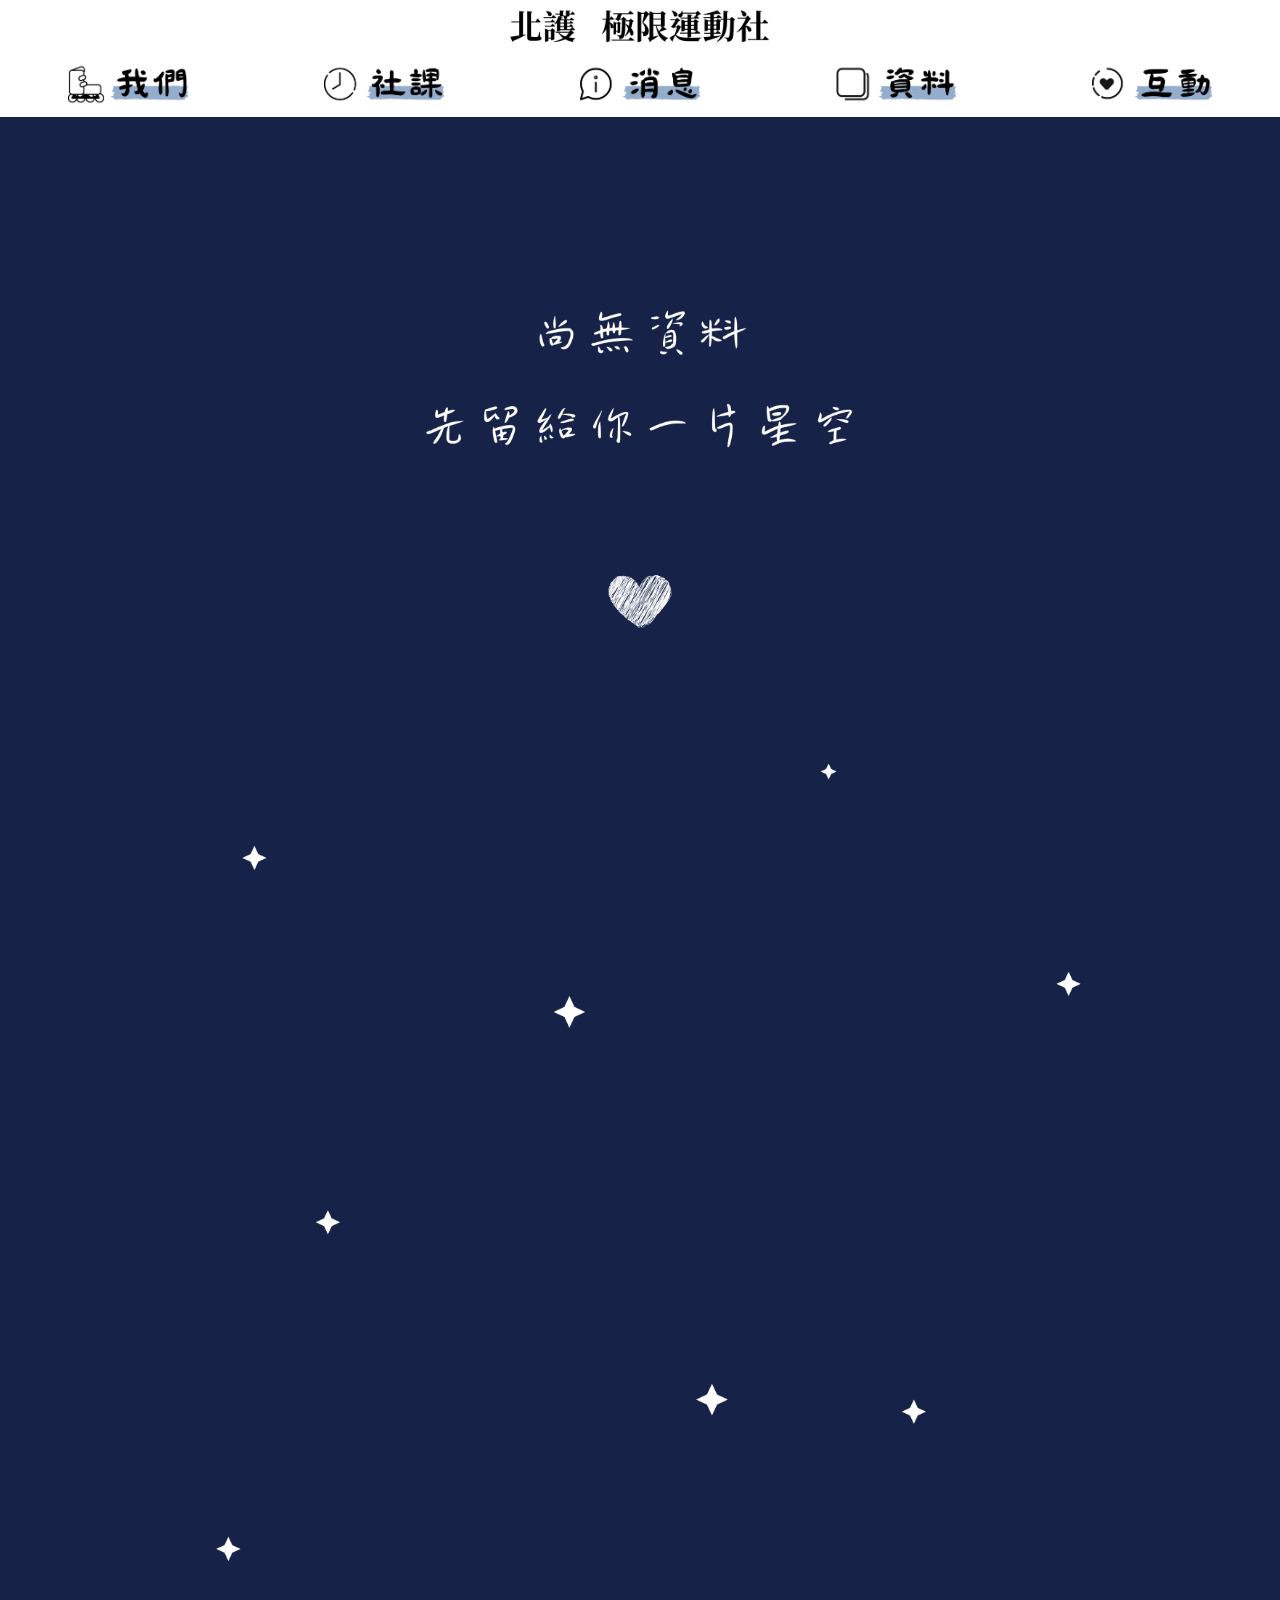
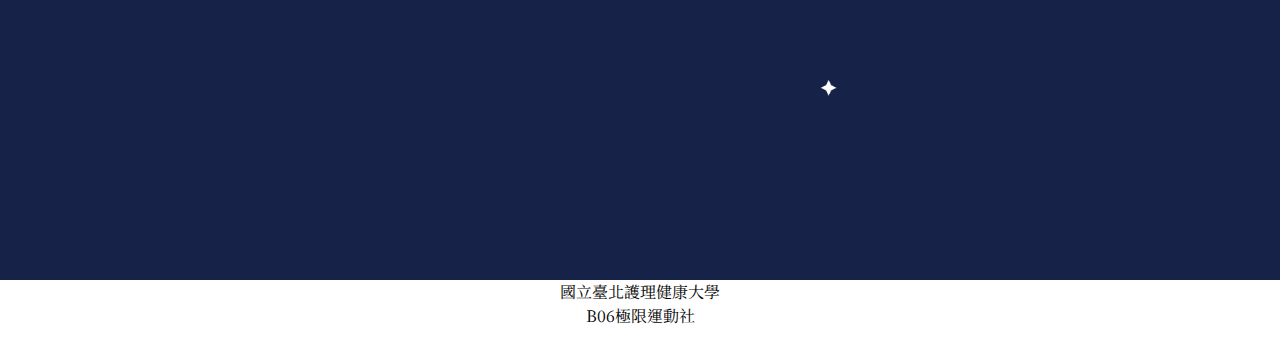
<file: vision2/info.html>
<!DOCTYPE html>
<html>
  <head>
      <meta charset="utf-8"/>
      <title>極限運動社</title>
      <link rel="icon" href="res/pageIcon.png">
      <link rel="stylesheet" href="style.css"> <!--鑲嵌CSS-->
      <meta property="og:title" content="極限運動社">
      <meta property="og:description" content="一起成為逐風尋星的北護人">
      <meta property="og:image" content="res/face.png">
      <meta name="viewport" content="width=device-width, initial-scale=1.0">
  </head>
  <body>
    <!-- Header -->
    <div id="header-container"></div>

    <!-- 內容區 -->
    <div id="page-place">
      <img src="res/info.png" style="width: 90%; height: auto; padding: 5% 5%;">
    </div>

    <!-- Footer -->
    <div id="footer-container"></div>
    
    <script src="loadComponents.js"></script>
  </body>
</html>
</file>
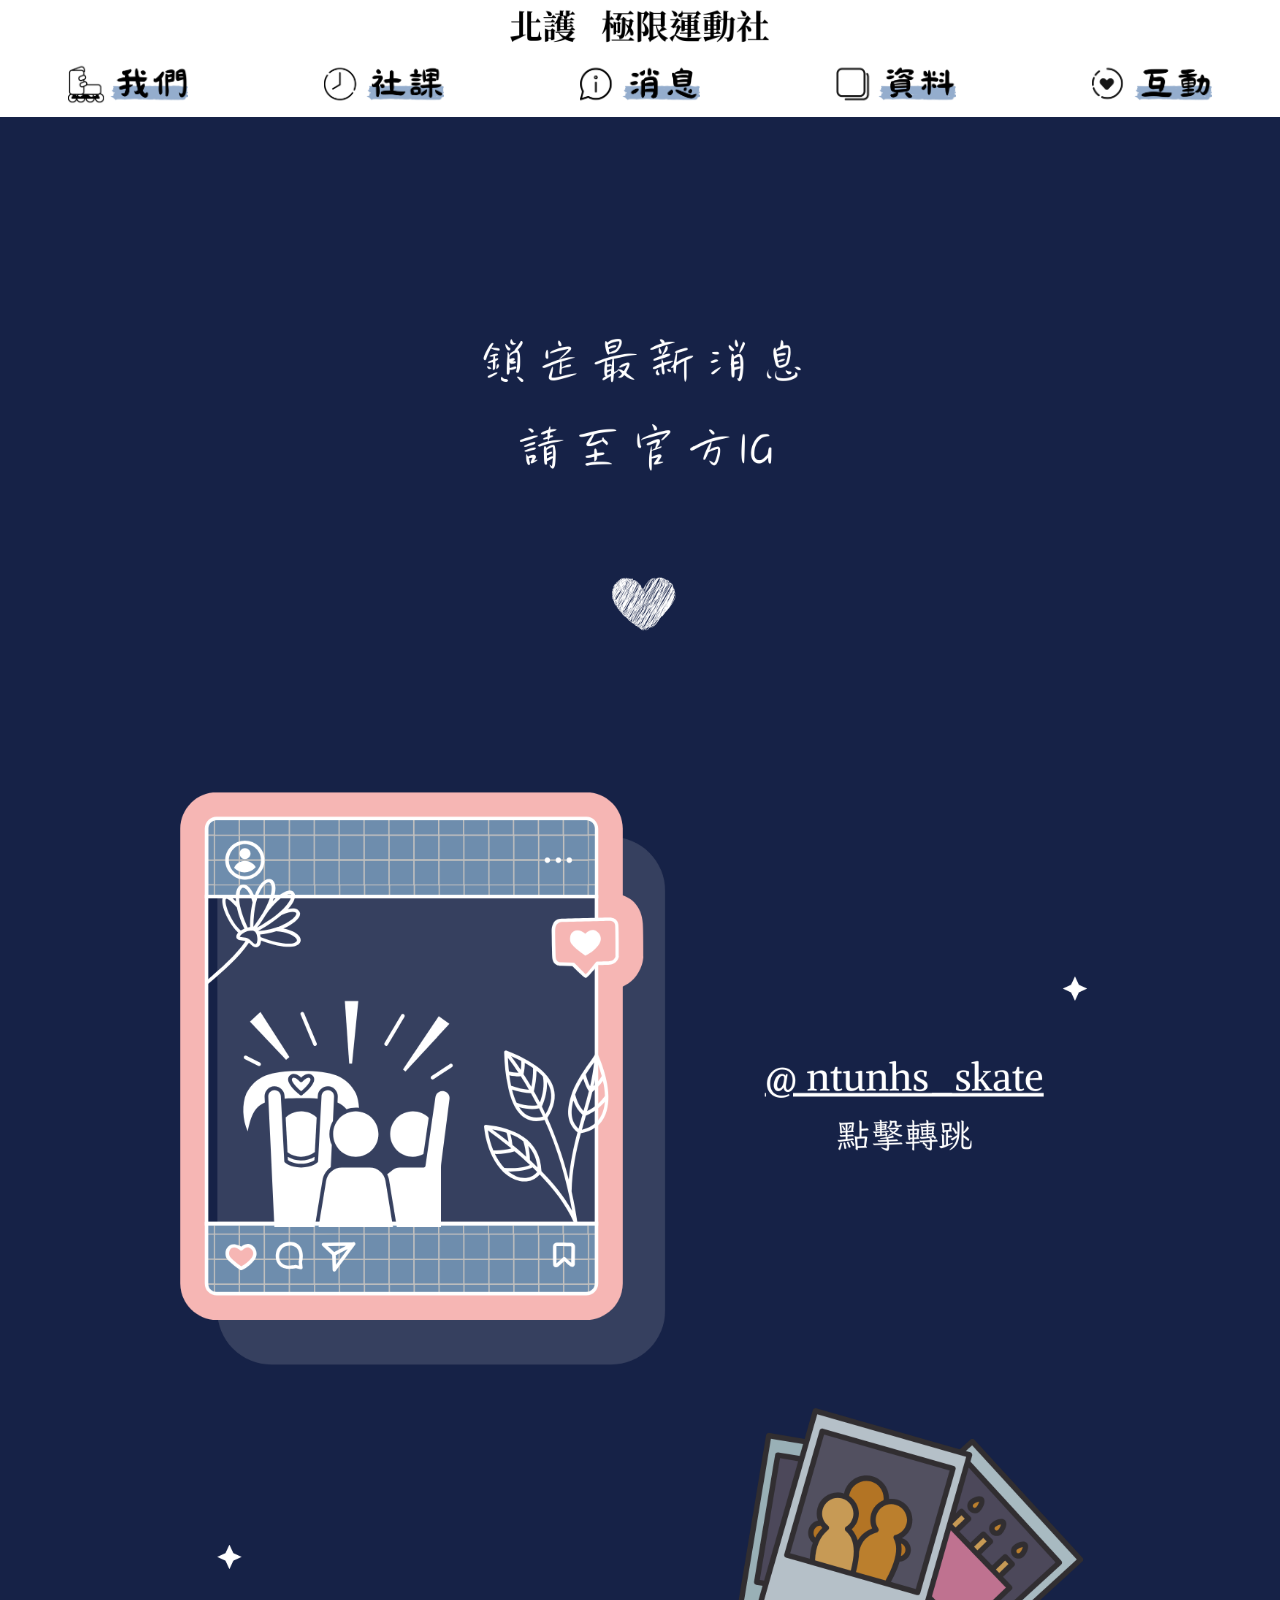
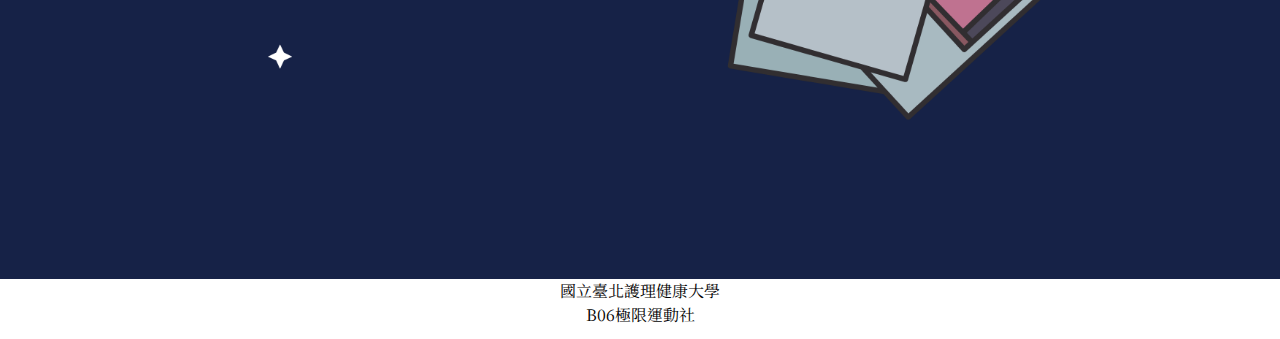
<file: vision2/notice.html>
<!DOCTYPE html>
<html>
  <head>
      <meta charset="utf-8"/>
      <title>極限運動社</title>
      <link rel="icon" href="res/pageIcon.png">
      <link rel="stylesheet" href="style.css"> <!--鑲嵌CSS-->
      <meta property="og:title" content="極限運動社">
      <meta property="og:description" content="一起成為逐風尋星的北護人">
      <meta property="og:image" content="res/face.png">
  </head>
  <body>
    <!-- Header -->
    <div id="header-container"></div>

    <!-- 內容區 -->
    <div id="page-place">
      <a href="https://www.instagram.com/ntunhs_skate?igsh=MnNrazR0aXRzZXVp" target="_blank">
        <img src="res/notice.png" style="width: 90%; height: auto; padding: 5% 5%;">
      </a>
    </div>

    <!-- Footer -->
    <div id="footer-container"></div>
    
    <script src="loadComponents.js"></script>
  </body>
</html>
</file>
<file: vision1/style.css>
@import url(https://fonts.googleapis.com/css?family=Noto+Serif+TC&amp;display=swap);

body {
    background-color: #ffffff;
    width: 100%;
    margin: 0 ;
    padding: 0 ;
    font-family: 'Noto Serif TC', serif;
    overflow-x: hidden;
}

/*進場*/
#enterScreen {
    position: fixed;
    top: 0;
    left: 0;
    width: 100%;
    height: 0;
    background-color: rgb(22, 34, 71);
    opacity: 0;
    animation: fadeInOut 2.3s linear forwards;
    z-index: 10; 
}
@keyframes fadeInOut {
    0%{
        height: 100%;
        opacity: 1;
    }
    90%{
        opacity: 1;
    }
    99% {
        opacity: 0;
        height: 100%;
    }
    100%{
        height: 0;
    }
}
#line1{
    height: 12%;
    left: 49%;
    top: 13%;
    width: 3px;
    animation: line1 2s linear forwards;
}
#line2{
    height: 30%;
    left: 51%;
    top: 10%;
    width: 2px;
    animation: line2 2s linear forwards;
}
.inline{
    position: fixed;
    background-color: #ffffff;
    z-index: 25;
    opacity: 0;
}
@keyframes line1{
    21%{
        height: 0%;
        opacity: 0;
    }
    27%{
        height: 10%;
        opacity: 1;
    }
    73%{
        height: 10%;
        opacity: 1;
    }
    79%{
        height: 0%;
        opacity: 0;
    }
}
@keyframes line2{
    21%{
        height: 0%;
        opacity: 0;
    }
    27%{
        height: 30%;
        opacity: 1;
    }
    73%{
        height: 30%;
        opacity: 1;
    }
    79%{
        height: 0%;
        opacity: 0;
    }
}
#i1{
    left: 32%;
}
#i2{
    left: 41%;
}
#i3{
    left: 50%;
}
#i4{
    left: 59%;
}
.roller {
    position: fixed;
    width: 8vw;
    height: 8vw;
    transform: translate(-50%, -50%);
    overflow: hidden;
    z-index: 100;
    opacity: 0;
    animation: updown 2s linear forwards, rotate 2s linear forwards;
}
@keyframes updown {
    0%{
        top: -20%;
        opacity: 1;
    }
    25%{
        top: 50%;
    }
    75%{
        top: 50%;
    }
    99%{
        opacity: 0;
    }
    100%{
        top: -20%;
    }
}
@keyframes rotate {
    from {
      transform: rotate(0deg);
    }
    to {
      transform: rotate(-3600deg);
    }
}

/*頁首*/
header{
    position:static;
    background-color: #ffffff;
    height: 10vh;
    width: 100%;
    display: flex;
    justify-content: center;
    align-items: center;
    border: 0;
    padding: 0;
}
header img{
    height: 50%;
}

/*選單*/
.grid-container {
    display:flex;
    width: 100%;
    height: 5vh;
    margin: 0;
    border: 0;
    padding: 0;
}
.grid-item {
    flex: 1;
    display: flex;
    justify-content: center;
    align-items: center;
    width: auto;
    height: 100%;
}
.grid-item img {
    max-height: 90%;
    max-width:95%;
}

/*內容*/
.block{
    position:static;
    background-color:  rgb(22, 34, 71);
    height: auto;
    width: 100%;
    margin: 0;
}
.block img{
    width: 100%;
}

/*頁尾*/
footer{
    position:static;
    background-color: rgb(255, 255, 255);
    height: auto;
    width: 100%;
    margin: 0;
    text-align: center; /* 让文字水平居中 */
    padding: 15px 0 10px 0; /* 设置 footer 的上下内边距 */   
}
.footer-text {
    margin: 0; /* 去除段落的默认外边距 */
    font-size: 10px; /* 设置文字大小 */
    line-height: 1.5; /* 设置行高 */
}
</file>
<file: vision2/style.css>
@import url(https://fonts.googleapis.com/css?family=Noto+Serif+TC&amp;display=swap);

:root {
  --first-color: #162247;
  --second-color: #ffffff;
  --third-color: #fae0a5;
  --alart-color: #e44e29;
  --text: #000000;
}

html {
  scroll-behavior: smooth;
}

body {
    width: 100%;
    margin: 0 ;
    padding: 0 ;
    font-family: 'Noto Serif TC', serif;
    overflow-x: hidden;
    display: flex;
    flex-direction: column;
    background-color: var(--first-color);
}

body::-webkit-scrollbar {
  display: none;
}

/*進場*/
#enterScreen {
    position: fixed;
    top: 0;
    left: 0;
    width: 100%;
    height: 0;
    background-color: rgb(22, 34, 71);
    opacity: 0;
    animation: fadeInOut 2.3s linear forwards;
    z-index: 10; 
}
@keyframes fadeInOut {
    0%{
        height: 100%;
        opacity: 1;
    }
    90%{
        opacity: 1;
    }
    99% {
        opacity: 0;
        height: 100%;
    }
    100%{
        height: 0;
    }
}
#line1{
    height: 12%;
    left: 49%;
    top: 13%;
    width: 3px;
    animation: line1 2s linear forwards;
}
#line2{
    height: 30%;
    left: 51%;
    top: 10%;
    width: 2px;
    animation: line2 2s linear forwards;
}
.inline{
    position: fixed;
    background-color: #ffffff;
    z-index: 25;
    opacity: 0;
}
@keyframes line1{
    21%{
        height: 0%;
        opacity: 0;
    }
    27%{
        height: 10%;
        opacity: 1;
    }
    73%{
        height: 10%;
        opacity: 1;
    }
    79%{
        height: 0%;
        opacity: 0;
    }
}
@keyframes line2{
    21%{
        height: 0%;
        opacity: 0;
    }
    27%{
        height: 30%;
        opacity: 1;
    }
    73%{
        height: 30%;
        opacity: 1;
    }
    79%{
        height: 0%;
        opacity: 0;
    }
}
#i1{
    left: 32%;
}
#i2{
    left: 41%;
}
#i3{
    left: 50%;
}
#i4{
    left: 59%;
}
.roller {
    position: fixed;
    width: 8vw;
    height: 8vw;
    transform: translate(-50%, -50%);
    overflow: hidden;
    z-index: 100;
    opacity: 0;
    animation: updown 2s linear forwards, rotate 2s linear forwards;
}
@keyframes updown {
    0%{
        top: -20%;
        opacity: 1;
    }
    25%{
        top: 50%;
    }
    75%{
        top: 50%;
    }
    99%{
        opacity: 0;
    }
    100%{
        top: -20%;
    }
}
@keyframes rotate {
    from {
      transform: rotate(0deg);
    }
    to {
      transform: rotate(-3600deg);
    }
}

/*頁首*/
header{
    position: sticky;   /* 讓 Header 固定在頂部 */
    top: 0;
    background-color: var(--second-color);
    height: 13vh;
    width: 100%;
    display: flex;
    justify-content: center;
    align-items:center;
    flex-direction: column;
    border: 0;
    padding: 0;
}
header img{
    height: calc(5vh - 5px);
    padding-top: 5px;
}

#page-place {
  flex: 1;  /* 自動填滿中間 */
  min-height: calc(100vh - 13vh - 60px);
}

/*選單*/
.grid-container {
    display:flex;
    width: 100%;
    height: 8vh;
    margin: 0;
    border: 0;
    padding: 0;
}
.grid-item {
    flex: 1;
    display: flex;
    justify-content: center;
    align-items: center;
    width: auto;
    height: 100%;
}
.grid-item img {
    max-height: 90%;
    max-width:95%;
}

/*內容*/
.marquee-container {
  width: 100%;
  overflow: hidden;
  position: relative;
  padding: 30px 0 100px 0;
}

.marquee-track {
  display: flex;
  width: max-content;
  animation: marquee 30s linear infinite;
}

.marquee-track img {
  width: 300px;
  height: 200px;
  object-fit: cover;
  flex-shrink: 0;
  border-radius: 10px;
  margin-right: 10px;
}

/* 跑馬燈動畫：水平平移 */
@keyframes marquee {
  0%   { transform: translateX(0); }
  100% { transform: translateX(-50%); } /* 播完一組剛好接續下一組 */
}

/* 滑鼠 hover 時暫停 */
.marquee-container:hover .marquee-track {
  animation-play-state: paused;
}

#test{
    background-color: #E8E2E1;
    color: #4A4A48;
    display: flex;
    justify-content: center;
    align-items: center;
    height: 100vh;
    margin: 0;
}
.container {
    background: #F2F1EF;
    padding: 30px;
    border-radius: 16px;
    box-shadow: 0 4px 12px rgba(0,0,0,0.1);
    max-width: 400px;
    width: 100%;
    text-align: center;
}
h1 {
    color: #6B5B95;
    margin-bottom: 10px;
}
p.desc {
    color: #7F8C8D;
    font-size: 14px;
    margin-bottom: 20px;
}
input, select, button {
    padding: 10px;
    margin: 10px 0;
    border: none;
    border-radius: 8px;
    width: 90%;
    font-size: 16px;
}
button {
    background-color: #C3B1A0;
    color: white;
    cursor: pointer;
    transition: 0.3s;
}
button:hover {
    background-color: #A58D7F;
}
.hidden { display: none; }
.progress-bar {
    width: 100%;
    background: #D6CFC7;
    border-radius: 8px;
    overflow: hidden;
    margin-top: 20px;
}
.progress {
    width: 0;
    height: 16px;
    background: #6B5B95;
}
.result h2 {
    font-size: 32px; /* 更大字體 */
    color: #6B5B95;
    margin-bottom: 20px;
}
.share-btn {
    background-color: #9E9D89;
    margin-top: 20px;
}

/*頁尾*/
footer{
    position:static;
    background-color: rgb(255, 255, 255);
    height: 60px;
    width: 100%;
    margin: 0;
    text-align: center; /* 让文字水平居中 */
    align-items: center;
    padding: auto;  
}
footer p{
    margin: 0; /* 去除段落的默认外边距 */
    font-size: 0.6em; /* 设置文字大小 */
    line-height: 1.5; /* 设置行高 */
    font-size: 1rem;
    background-color: var(--second-color);
}
</file>
